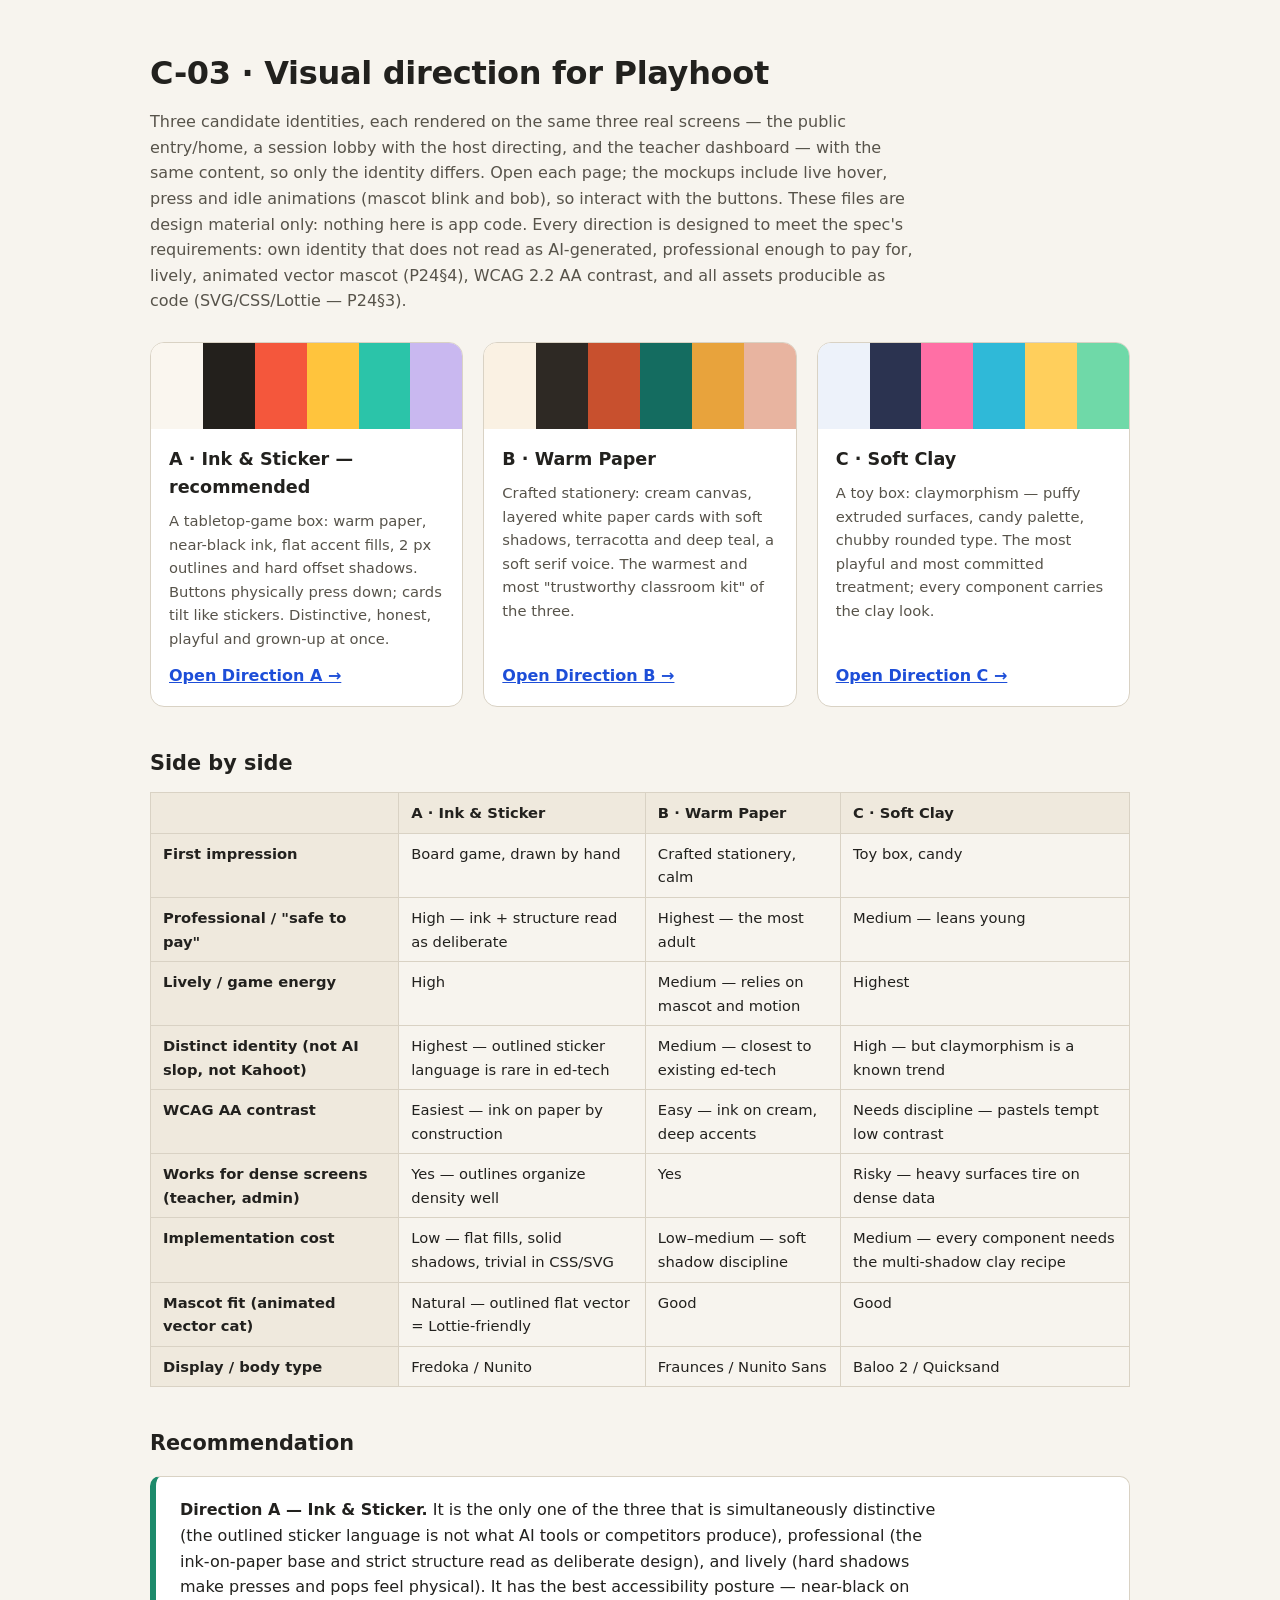
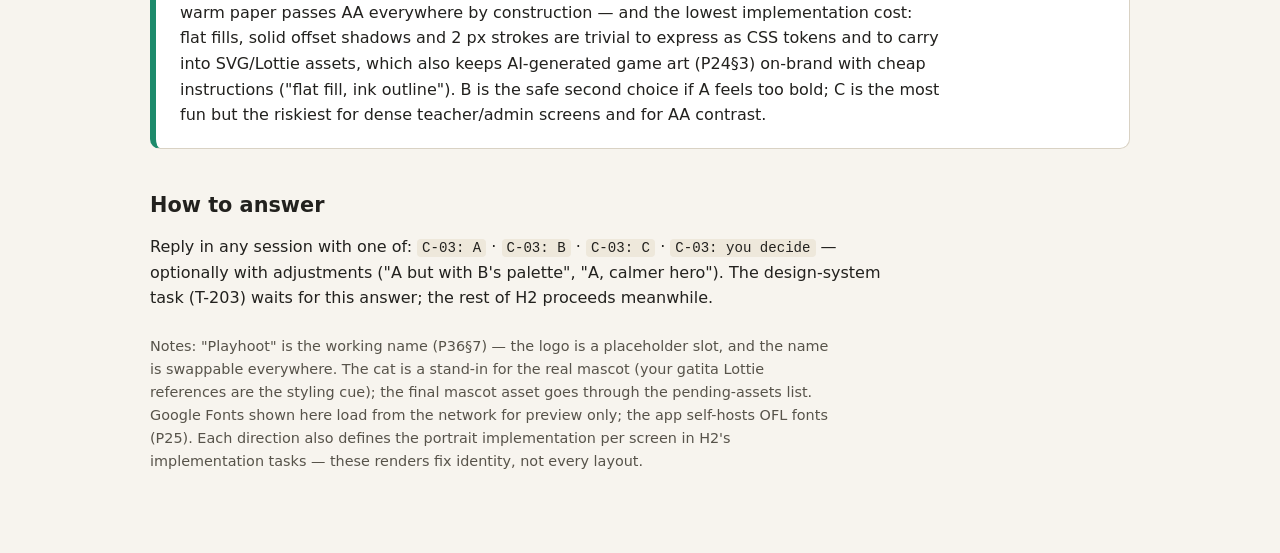
<file: docs/agent/designs/c03/index.html>
<!doctype html>
<html lang="en">
<head>
<meta charset="utf-8">
<meta name="viewport" content="width=device-width, initial-scale=1">
<title>C-03 — Visual direction for Playhoot</title>
<style>
  :root { --ink: #22211e; --soft: #57534a; --paper: #f7f4ee; --line: #d9d2c4; }
  * { box-sizing: border-box; margin: 0; }
  body { background: var(--paper); color: var(--ink); font: 16px/1.6 'Segoe UI', system-ui, sans-serif; padding: 48px 24px 80px; }
  main { max-width: 980px; margin: 0 auto; }
  h1 { font-size: 2rem; letter-spacing: -.01em; }
  h2 { font-size: 1.3rem; margin: 40px 0 12px; }
  p { max-width: 75ch; }
  .lead { color: var(--soft); margin-top: 10px; }
  .dirs { display: grid; grid-template-columns: repeat(3, 1fr); gap: 20px; margin-top: 28px; }
  @media (max-width: 860px) { .dirs { grid-template-columns: 1fr; } }
  .dir { background: #fff; border: 1px solid var(--line); border-radius: 14px; overflow: hidden; display: flex; flex-direction: column; }
  .dir .swatch { height: 86px; display: flex; }
  .dir .swatch i { flex: 1; }
  .dir .body { padding: 16px 18px 18px; display: flex; flex-direction: column; gap: 8px; flex: 1; }
  .dir h3 { font-size: 1.1rem; }
  .dir p { font-size: .92rem; color: var(--soft); flex: 1; }
  .dir a { display: inline-block; margin-top: 4px; font-weight: 700; color: #1d4ed8; }
  .rec { background: #fff; border: 1px solid var(--line); border-left: 6px solid #1d8a6b; border-radius: 10px; padding: 20px 24px; margin-top: 16px; }
  table { border-collapse: collapse; width: 100%; margin-top: 12px; font-size: .92rem; }
  th, td { text-align: left; padding: 8px 12px; border: 1px solid var(--line); vertical-align: top; }
  th { background: #efe9dd; }
  .note { font-size: .9rem; color: var(--soft); margin-top: 24px; }
  code { background: #eee8db; padding: 1px 5px; border-radius: 4px; font-size: .88em; }
</style>
</head>
<body>
<main>
  <h1>C-03 · Visual direction for Playhoot</h1>
  <p class="lead">Three candidate identities, each rendered on the same three real screens — the public
    entry/home, a session lobby with the host directing, and the teacher dashboard — with the same content, so
    only the identity differs. Open each page; the mockups include live hover, press and idle animations
    (mascot blink and bob), so interact with the buttons. These files are design material only: nothing here is
    app code. Every direction is designed to meet the spec's requirements: own identity that does not read as
    AI-generated, professional enough to pay for, lively, animated vector mascot (P24§4), WCAG 2.2 AA
    contrast, and all assets producible as code (SVG/CSS/Lottie — P24§3).</p>

  <div class="dirs">
    <div class="dir">
      <div class="swatch"><i style="background:#FAF6EF"></i><i style="background:#23201C"></i><i style="background:#F4573C"></i><i style="background:#FFC43D"></i><i style="background:#2BC4A9"></i><i style="background:#C9B8F0"></i></div>
      <div class="body">
        <h3>A · Ink &amp; Sticker — recommended</h3>
        <p>A tabletop-game box: warm paper, near-black ink, flat accent fills, 2&nbsp;px outlines and hard offset
          shadows. Buttons physically press down; cards tilt like stickers. Distinctive, honest, playful and
          grown-up at once.</p>
        <a href="direction-a.html">Open Direction A →</a>
      </div>
    </div>
    <div class="dir">
      <div class="swatch"><i style="background:#FAF1E3"></i><i style="background:#2E2924"></i><i style="background:#C8502E"></i><i style="background:#146C60"></i><i style="background:#E8A33C"></i><i style="background:#E8B4A0"></i></div>
      <div class="body">
        <h3>B · Warm Paper</h3>
        <p>Crafted stationery: cream canvas, layered white paper cards with soft shadows, terracotta and deep
          teal, a soft serif voice. The warmest and most "trustworthy classroom kit" of the three.</p>
        <a href="direction-b.html">Open Direction B →</a>
      </div>
    </div>
    <div class="dir">
      <div class="swatch"><i style="background:#EDF2FA"></i><i style="background:#2B3350"></i><i style="background:#FF6FA5"></i><i style="background:#2FB9D8"></i><i style="background:#FFCF5C"></i><i style="background:#6FD9A8"></i></div>
      <div class="body">
        <h3>C · Soft Clay</h3>
        <p>A toy box: claymorphism — puffy extruded surfaces, candy palette, chubby rounded type. The most
          playful and most committed treatment; every component carries the clay look.</p>
        <a href="direction-c.html">Open Direction C →</a>
      </div>
    </div>
  </div>

  <h2>Side by side</h2>
  <table>
    <tr><th></th><th>A · Ink &amp; Sticker</th><th>B · Warm Paper</th><th>C · Soft Clay</th></tr>
    <tr><th>First impression</th><td>Board game, drawn by hand</td><td>Crafted stationery, calm</td><td>Toy box, candy</td></tr>
    <tr><th>Professional / "safe to pay"</th><td>High — ink + structure read as deliberate</td><td>Highest — the most adult</td><td>Medium — leans young</td></tr>
    <tr><th>Lively / game energy</th><td>High</td><td>Medium — relies on mascot and motion</td><td>Highest</td></tr>
    <tr><th>Distinct identity (not AI slop, not Kahoot)</th><td>Highest — outlined sticker language is rare in ed-tech</td><td>Medium — closest to existing ed-tech</td><td>High — but claymorphism is a known trend</td></tr>
    <tr><th>WCAG AA contrast</th><td>Easiest — ink on paper by construction</td><td>Easy — ink on cream, deep accents</td><td>Needs discipline — pastels tempt low contrast</td></tr>
    <tr><th>Works for dense screens (teacher, admin)</th><td>Yes — outlines organize density well</td><td>Yes</td><td>Risky — heavy surfaces tire on dense data</td></tr>
    <tr><th>Implementation cost</th><td>Low — flat fills, solid shadows, trivial in CSS/SVG</td><td>Low–medium — soft shadow discipline</td><td>Medium — every component needs the multi-shadow clay recipe</td></tr>
    <tr><th>Mascot fit (animated vector cat)</th><td>Natural — outlined flat vector = Lottie-friendly</td><td>Good</td><td>Good</td></tr>
    <tr><th>Display / body type</th><td>Fredoka / Nunito</td><td>Fraunces / Nunito Sans</td><td>Baloo 2 / Quicksand</td></tr>
  </table>

  <h2>Recommendation</h2>
  <div class="rec">
    <p><strong>Direction A — Ink &amp; Sticker.</strong> It is the only one of the three that is simultaneously
      distinctive (the outlined sticker language is not what AI tools or competitors produce), professional (the
      ink-on-paper base and strict structure read as deliberate design), and lively (hard shadows make presses and
      pops feel physical). It has the best accessibility posture — near-black on warm paper passes AA everywhere by
      construction — and the lowest implementation cost: flat fills, solid offset shadows and 2&nbsp;px strokes are
      trivial to express as CSS tokens and to carry into SVG/Lottie assets, which also keeps AI-generated game art
      (P24§3) on-brand with cheap instructions ("flat fill, ink outline"). B is the safe second choice if A feels
      too bold; C is the most fun but the riskiest for dense teacher/admin screens and for AA contrast.</p>
  </div>

  <h2>How to answer</h2>
  <p>Reply in any session with one of: <code>C-03: A</code> · <code>C-03: B</code> · <code>C-03: C</code> ·
    <code>C-03: you decide</code> — optionally with adjustments ("A but with B's palette", "A, calmer hero").
    The design-system task (T-203) waits for this answer; the rest of H2 proceeds meanwhile.</p>

  <p class="note">Notes: "Playhoot" is the working name (P36§7) — the logo is a placeholder slot, and the name is
    swappable everywhere. The cat is a stand-in for the real mascot (your gatita Lottie references are the styling
    cue); the final mascot asset goes through the pending-assets list. Google Fonts shown here load from the
    network for preview only; the app self-hosts OFL fonts (P25). Each direction also defines the portrait
    implementation per screen in H2's implementation tasks — these renders fix identity, not every layout.</p>
</main>
</body>
</html>
</file>
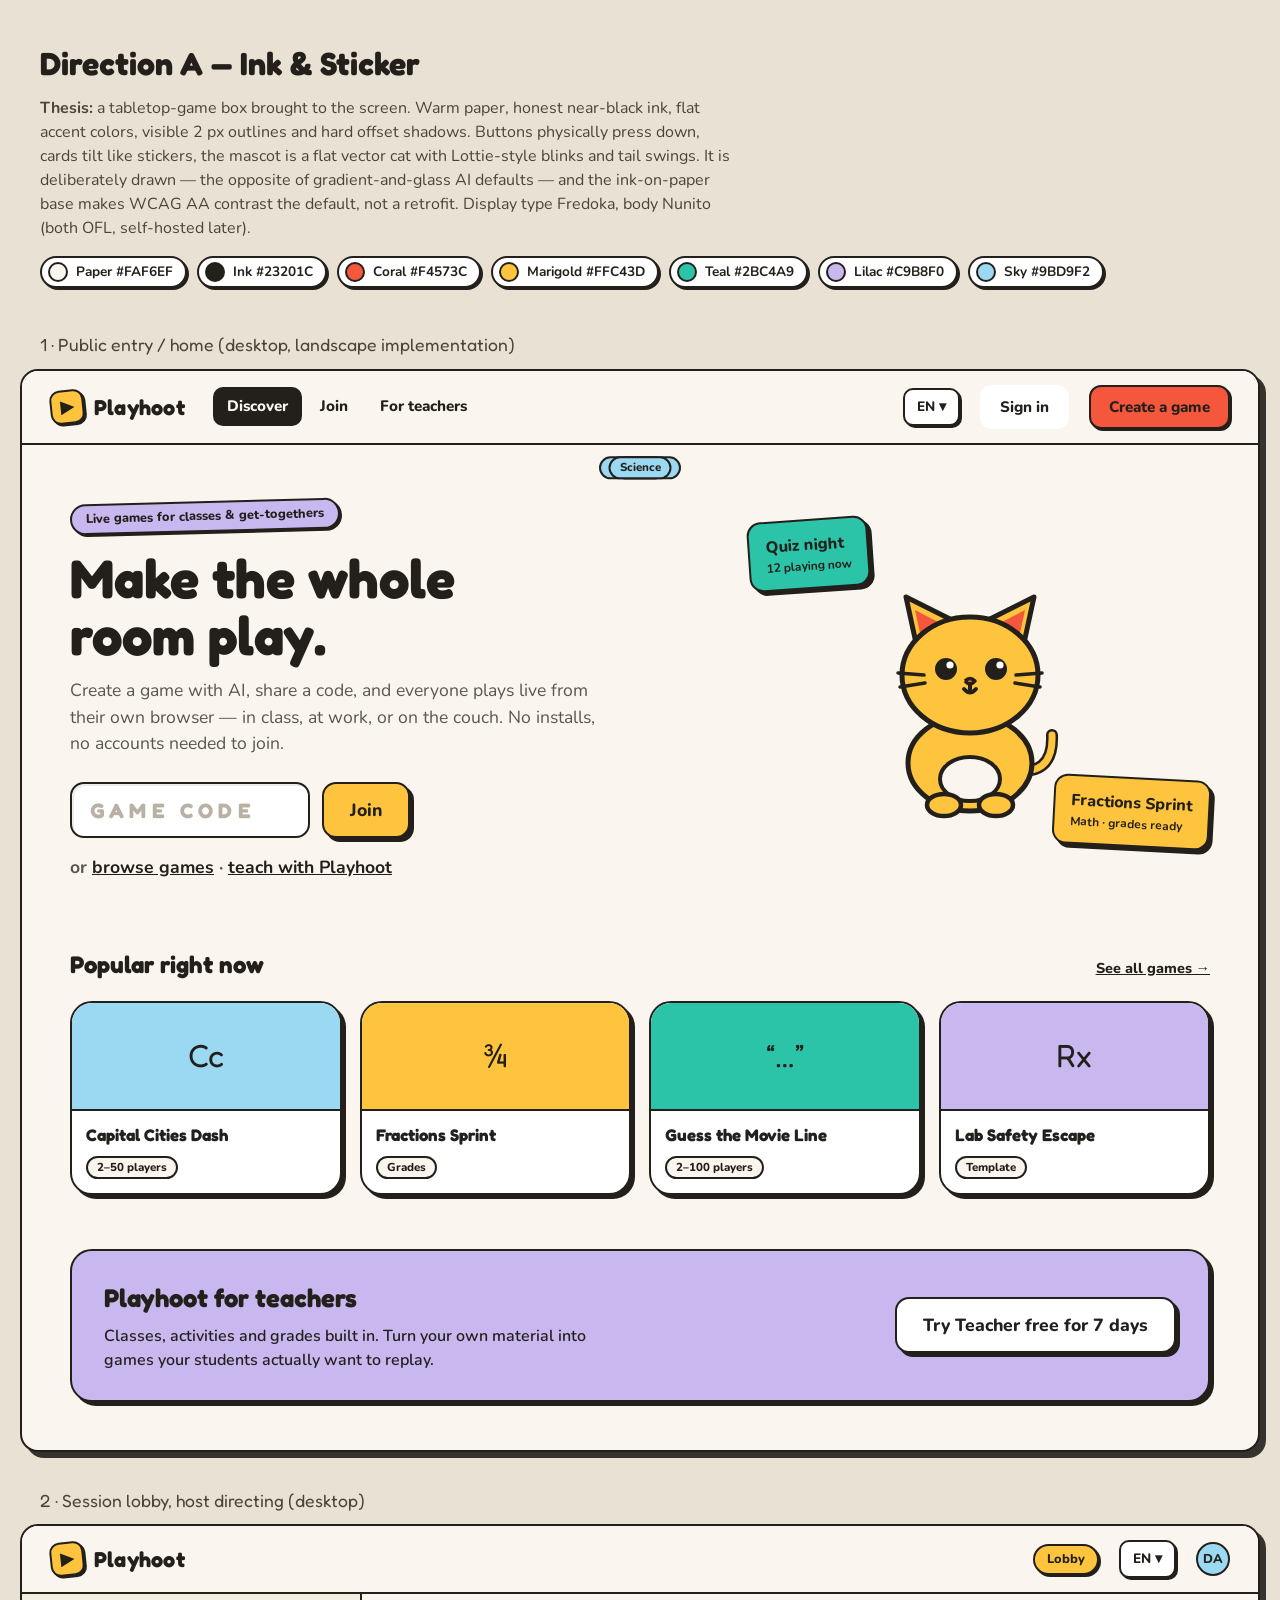
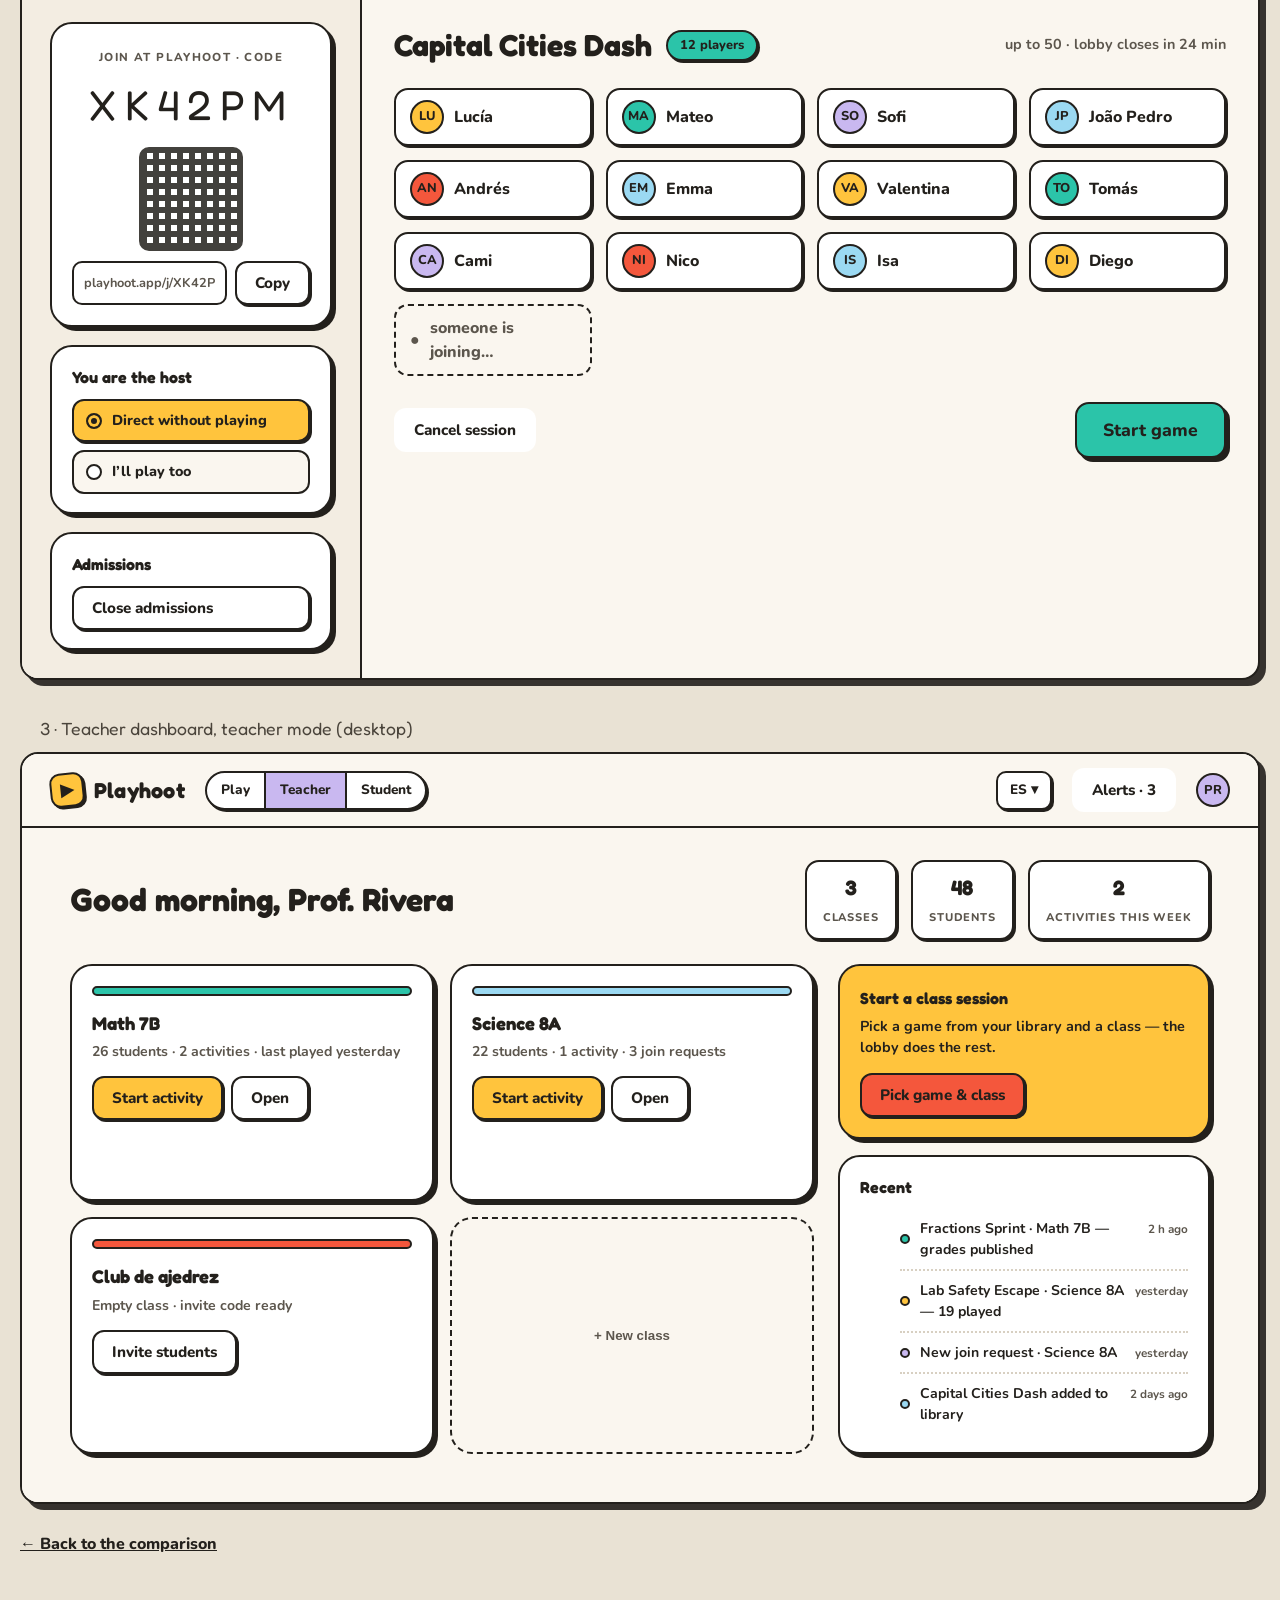
<file: docs/agent/designs/c03/direction-a.html>
<!doctype html>
<html lang="en">
<head>
<meta charset="utf-8">
<meta name="viewport" content="width=device-width, initial-scale=1">
<title>Direction A — Ink &amp; Sticker</title>
<link rel="preconnect" href="https://fonts.googleapis.com">
<link href="https://fonts.googleapis.com/css2?family=Fredoka:wght@500;600;700&family=Nunito:ital,wght@0,400;0,600;0,700;0,800;1,400&display=swap" rel="stylesheet">
<style>
  /* ============ Direction A: Ink & Sticker ============
     Warm paper canvas, near-black ink, flat accent fills,
     2px ink outlines and hard offset shadows (no blur).
     Everything reads like stickers on a game board. */
  :root {
    --paper: #FAF6EF;
    --paper-2: #F3EDE2;
    --ink: #23201C;
    --ink-soft: #5C564D;
    --coral: #F4573C;
    --marigold: #FFC43D;
    --teal: #2BC4A9;
    --lilac: #C9B8F0;
    --sky: #9BD9F2;
    --card: #FFFFFF;
    --shadow: 4px 4px 0 var(--ink);
    --shadow-sm: 2px 2px 0 var(--ink);
    --radius: 14px;
    --radius-lg: 22px;
    font-size: 16px;
  }
  * { box-sizing: border-box; margin: 0; }
  body {
    background: #E9E2D4;
    color: var(--ink);
    font-family: 'Nunito', 'Segoe UI', sans-serif;
    line-height: 1.5;
  }
  h1, h2, h3, .display { font-family: 'Fredoka', 'Nunito', sans-serif; }

  /* ---- review chrome (not part of the design) ---- */
  .meta { max-width: 1240px; margin: 0 auto; padding: 40px 20px 8px; }
  .meta h1 { font-size: 2rem; }
  .meta p { max-width: 70ch; color: #4a443b; margin-top: 8px; }
  .meta .chips { display: flex; gap: 10px; margin-top: 16px; flex-wrap: wrap; }
  .meta .chip { display: inline-flex; align-items: center; gap: 8px; background: #fff; border: 2px solid var(--ink); border-radius: 999px; padding: 4px 12px 4px 6px; font-weight: 700; font-size: .85rem; box-shadow: var(--shadow-sm); }
  .meta .chip i { width: 20px; height: 20px; border-radius: 50%; border: 2px solid var(--ink); display: inline-block; }
  .frame-label { max-width: 1240px; margin: 36px auto 10px; padding: 0 20px; font-family: 'Fredoka'; font-size: 1.1rem; color: #4a443b; }
  .frame { max-width: 1240px; margin: 0 auto; border: 2px solid var(--ink); border-radius: 18px; overflow: hidden; box-shadow: 6px 6px 0 rgba(35,32,28,.9); background: var(--paper); }
  .back { display: inline-block; margin: 28px 20px 60px; font-weight: 800; color: var(--ink); }

  /* ================= shared app pieces ================= */
  .topbar {
    display: flex; align-items: center; gap: 20px;
    padding: 14px 28px; background: var(--paper);
    border-bottom: 2px solid var(--ink);
  }
  .logo { display: flex; align-items: center; gap: 10px; font-family: 'Fredoka'; font-weight: 700; font-size: 1.35rem; letter-spacing: .01em; }
  .logo .mark { width: 34px; height: 34px; background: var(--marigold); border: 2px solid var(--ink); border-radius: 10px; box-shadow: var(--shadow-sm); display: grid; place-items: center; font-size: 1.05rem; transform: rotate(-6deg); }
  .nav { display: flex; gap: 4px; margin-left: 8px; }
  .nav a { padding: 8px 14px; border-radius: 10px; color: var(--ink); text-decoration: none; font-weight: 800; font-size: .95rem; }
  .nav a:hover { background: var(--paper-2); }
  .nav a.active { background: var(--ink); color: var(--paper); }
  .spacer { flex: 1; }
  .lang { border: 2px solid var(--ink); background: #fff; border-radius: 10px; padding: 7px 12px; font-weight: 800; font-size: .85rem; box-shadow: var(--shadow-sm); }
  .btn {
    display: inline-flex; align-items: center; gap: 8px; cursor: pointer;
    border: 2px solid var(--ink); border-radius: 12px; padding: 10px 18px;
    font-family: 'Nunito'; font-weight: 800; font-size: .95rem; color: var(--ink);
    background: #fff; box-shadow: var(--shadow-sm);
    transition: transform .08s ease, box-shadow .08s ease;
  }
  .btn:hover { transform: translate(-1px,-1px); box-shadow: 3px 3px 0 var(--ink); }
  .btn:active { transform: translate(2px,2px); box-shadow: 0 0 0 var(--ink); }
  .btn.primary { background: var(--coral); }
  .btn.sun { background: var(--marigold); }
  .btn.teal { background: var(--teal); }
  .btn.ghost { box-shadow: none; border-color: transparent; }
  .btn.ghost:hover { border-color: var(--ink); }
  .btn.big { font-size: 1.1rem; padding: 14px 26px; border-radius: 14px; box-shadow: var(--shadow); }
  .btn.big:active { box-shadow: 0 0 0 var(--ink); }

  .modeswitch { display: flex; border: 2px solid var(--ink); border-radius: 999px; overflow: hidden; background: #fff; box-shadow: var(--shadow-sm); }
  .modeswitch span { padding: 7px 14px; font-weight: 800; font-size: .85rem; }
  .modeswitch .on { background: var(--lilac); border-right: 2px solid var(--ink); }
  .modeswitch span:first-child { border-right: 2px solid var(--ink); }

  .avatar { width: 34px; height: 34px; border-radius: 50%; border: 2px solid var(--ink); background: var(--sky); display: grid; place-items: center; font-weight: 800; font-size: .8rem; }

  /* ================= home ================= */
  .hero { display: grid; grid-template-columns: 1.15fr .85fr; gap: 24px; padding: 56px 48px 40px; align-items: center; }
  .kicker { display: inline-block; background: var(--lilac); border: 2px solid var(--ink); border-radius: 999px; padding: 4px 14px; font-weight: 800; font-size: .8rem; box-shadow: var(--shadow-sm); transform: rotate(-1.5deg); }
  .hero h2 { font-size: 3.4rem; line-height: 1.04; margin: 18px 0 14px; font-weight: 700; }
  .hero h2 .u { position: relative; white-space: nowrap; }
  .hero h2 .u::after { content: ""; position: absolute; left: 0; right: 0; bottom: 6px; height: 14px; background: var(--marigold); z-index: -1; transform: rotate(-1deg); }
  .hero p { font-size: 1.1rem; color: var(--ink-soft); max-width: 48ch; }
  .joinrow { display: flex; gap: 12px; margin-top: 26px; }
  .joinrow input {
    font: 800 1.3rem 'Fredoka'; letter-spacing: .35em; text-transform: uppercase;
    width: 240px; padding: 12px 18px; border: 2px solid var(--ink); border-radius: 14px;
    background: #fff; box-shadow: inset 2px 2px 0 rgba(35,32,28,.08);
  }
  .joinrow input::placeholder { color: #B9B1A4; letter-spacing: .25em; }
  .herolinks { margin-top: 16px; font-weight: 700; color: var(--ink-soft); font-size: .95rem; }
  .herolinks a { color: var(--ink); }

  .stage { position: relative; height: 360px; }
  .sticker-card { position: absolute; border: 2px solid var(--ink); border-radius: var(--radius); background: #fff; box-shadow: var(--shadow); padding: 12px 16px; font-weight: 800; }
  .sc1 { top: 8px; left: 12px; background: var(--teal); transform: rotate(-4deg); }
  .sc2 { bottom: 24px; right: 0; background: var(--marigold); transform: rotate(3deg); }
  .sc2 small, .sc1 small { display: block; font-weight: 700; font-size: .75rem; }

  /* the mascot (stand-in for the animated vector cat) */
  .cat { position: absolute; left: 50%; top: 52%; transform: translate(-50%,-50%); }
  .cat svg { display: block; animation: bob 3.2s ease-in-out infinite; }
  .cat .eye { animation: blink 4.5s infinite; transform-origin: center; }
  .cat .tail { transform-origin: 150px 196px; animation: tail 3.2s ease-in-out infinite; }
  @keyframes bob { 0%,100% { transform: translateY(0); } 50% { transform: translateY(-8px); } }
  @keyframes blink { 0%, 93%, 100% { transform: scaleY(1); } 95%, 97% { transform: scaleY(.08); } }
  @keyframes tail { 0%,100% { transform: rotate(0deg); } 50% { transform: rotate(14deg); } }
  @media (prefers-reduced-motion: reduce) { .cat svg, .cat .eye, .cat .tail, .joining i { animation: none !important; } }

  .section { padding: 26px 48px 44px; }
  .section > header { display: flex; align-items: baseline; gap: 16px; margin-bottom: 18px; }
  .section h3 { font-size: 1.5rem; }
  .section header a { margin-left: auto; font-weight: 800; color: var(--ink); font-size: .9rem; }
  .cards { display: grid; grid-template-columns: repeat(4, 1fr); gap: 18px; }
  .game { background: #fff; border: 2px solid var(--ink); border-radius: var(--radius-lg); overflow: hidden; box-shadow: var(--shadow); transition: transform .1s ease; }
  .game:hover { transform: translate(-2px,-2px) rotate(-.4deg); }
  .cover { height: 108px; border-bottom: 2px solid var(--ink); display: grid; place-items: center; font-family: 'Fredoka'; font-size: 2rem; }
  .game .body { padding: 12px 14px 14px; }
  .game h4 { font-family: 'Fredoka'; font-size: 1.05rem; }
  .game .tags { display: flex; gap: 6px; margin-top: 8px; flex-wrap: wrap; }
  .tag { font-size: .72rem; font-weight: 800; border: 2px solid var(--ink); border-radius: 999px; padding: 1px 9px; background: var(--paper); }
  .tag.cat { background: var(--sky); }

  .teachband { margin: 10px 48px 48px; border: 2px solid var(--ink); border-radius: var(--radius-lg); background: var(--lilac); box-shadow: var(--shadow); padding: 28px 32px; display: flex; align-items: center; gap: 28px; }
  .teachband h3 { font-size: 1.6rem; margin-bottom: 6px; }
  .teachband p { max-width: 52ch; font-weight: 600; }
  .teachband .btn { background: #fff; margin-left: auto; flex-shrink: 0; }

  /* ================= lobby ================= */
  .lobby { display: grid; grid-template-columns: 340px 1fr; gap: 0; min-height: 560px; }
  .lobby-side { border-right: 2px solid var(--ink); background: var(--paper-2); padding: 28px; display: flex; flex-direction: column; gap: 18px; }
  .codecard { background: #fff; border: 2px solid var(--ink); border-radius: var(--radius-lg); box-shadow: var(--shadow); padding: 20px; text-align: center; }
  .codecard small { font-weight: 800; letter-spacing: .12em; color: var(--ink-soft); font-size: .72rem; }
  .codecard .code { font-family: 'Fredoka'; font-size: 2.6rem; letter-spacing: .18em; margin: 6px 0 10px; }
  .qr { width: 104px; height: 104px; margin: 4px auto 10px; border: 2px solid var(--ink); border-radius: 10px; background:
    repeating-linear-gradient(0deg, var(--ink) 0 6px, transparent 6px 12px),
    repeating-linear-gradient(90deg, var(--ink) 0 6px, #fff 6px 12px); opacity: .85; }
  .linkrow { display: flex; gap: 8px; }
  .linkrow input { flex: 1; min-width: 0; border: 2px solid var(--ink); border-radius: 10px; padding: 8px 10px; font: 700 .8rem 'Nunito'; background: #fff; color: var(--ink-soft); }
  .hostbox { background: #fff; border: 2px solid var(--ink); border-radius: var(--radius-lg); box-shadow: var(--shadow); padding: 18px 20px; }
  .hostbox h4 { font-family: 'Fredoka'; margin-bottom: 10px; }
  .choice { display: flex; flex-direction: column; gap: 8px; }
  .choice label { display: flex; gap: 10px; align-items: center; border: 2px solid var(--ink); border-radius: 12px; padding: 9px 12px; font-weight: 800; font-size: .9rem; background: var(--paper); }
  .choice label.on { background: var(--marigold); box-shadow: var(--shadow-sm); }
  .dot { width: 16px; height: 16px; border-radius: 50%; border: 2px solid var(--ink); background: #fff; }
  .choice .on .dot { background: var(--ink); box-shadow: inset 0 0 0 3px var(--marigold); }
  .lobby-main { padding: 28px 32px; }
  .lobby-main header { display: flex; align-items: center; gap: 14px; margin-bottom: 20px; }
  .lobby-main h2 { font-size: 1.9rem; }
  .pill { border: 2px solid var(--ink); background: var(--teal); border-radius: 999px; padding: 4px 12px; font-weight: 800; font-size: .8rem; box-shadow: var(--shadow-sm); }
  .meta-line { color: var(--ink-soft); font-weight: 700; font-size: .9rem; margin-left: auto; }
  .players { display: grid; grid-template-columns: repeat(4, 1fr); gap: 14px; }
  .player { display: flex; align-items: center; gap: 10px; border: 2px solid var(--ink); border-radius: 14px; background: #fff; box-shadow: var(--shadow-sm); padding: 10px 14px; font-weight: 800; animation: pop .25s ease backwards; }
  .player:nth-child(2) { animation-delay: .04s; } .player:nth-child(3) { animation-delay: .08s; }
  .player:nth-child(4) { animation-delay: .12s; } .player:nth-child(5) { animation-delay: .16s; }
  @keyframes pop { from { transform: scale(.85); opacity: 0; } }
  .player .avatar { flex-shrink: 0; }
  .joining { border-style: dashed; color: var(--ink-soft); background: var(--paper); box-shadow: none; }
  .joining i { font-style: normal; animation: pulse 1.2s infinite; }
  @keyframes pulse { 50% { opacity: .35; } }
  .lobby-actions { display: flex; gap: 14px; margin-top: 26px; align-items: center; }
  .lobby-actions .right { margin-left: auto; display: flex; gap: 10px; }

  /* ================= teacher dashboard ================= */
  .tdash { padding: 32px 48px 48px; background: var(--paper); }
  .tdash .headline { display: flex; align-items: center; gap: 18px; margin-bottom: 24px; }
  .tdash h2 { font-size: 2rem; }
  .stats { display: flex; gap: 14px; margin-left: auto; }
  .stat { border: 2px solid var(--ink); background: #fff; border-radius: 14px; box-shadow: var(--shadow-sm); padding: 10px 16px; text-align: center; }
  .stat b { font-family: 'Fredoka'; font-size: 1.3rem; display: block; }
  .stat small { font-weight: 800; font-size: .7rem; letter-spacing: .08em; color: var(--ink-soft); }
  .tgrid { display: grid; grid-template-columns: 2fr 1fr; gap: 24px; }
  .classes { display: grid; grid-template-columns: 1fr 1fr; gap: 16px; }
  .classcard { border: 2px solid var(--ink); border-radius: var(--radius-lg); background: #fff; box-shadow: var(--shadow); padding: 20px; }
  .classcard .band { height: 10px; border: 2px solid var(--ink); border-radius: 999px; margin-bottom: 14px; }
  .classcard h4 { font-family: 'Fredoka'; font-size: 1.15rem; }
  .classcard p { color: var(--ink-soft); font-weight: 700; font-size: .88rem; margin: 4px 0 14px; }
  .classcard .row { display: flex; gap: 8px; }
  .newclass { border: 2px dashed var(--ink); border-radius: var(--radius-lg); display: grid; place-items: center; font-weight: 800; color: var(--ink-soft); background: transparent; min-height: 150px; }
  .sidepanel { display: flex; flex-direction: column; gap: 16px; }
  .quick { border: 2px solid var(--ink); border-radius: var(--radius-lg); background: var(--marigold); box-shadow: var(--shadow); padding: 20px; }
  .quick h4 { font-family: 'Fredoka'; margin-bottom: 6px; }
  .quick p { font-weight: 700; font-size: .9rem; margin-bottom: 14px; }
  .activity { border: 2px solid var(--ink); border-radius: var(--radius-lg); background: #fff; box-shadow: var(--shadow); padding: 18px 20px; }
  .activity h4 { font-family: 'Fredoka'; margin-bottom: 10px; }
  .activity ul { list-style: none; display: flex; flex-direction: column; }
  .activity li { display: flex; gap: 10px; padding: 9px 0; border-top: 2px dotted #D8D0C2; font-weight: 700; font-size: .88rem; align-items: baseline; }
  .activity li:first-of-type { border-top: 0; }
  .activity li small { margin-left: auto; color: var(--ink-soft); white-space: nowrap; }
  .activity .k { width: 10px; height: 10px; border-radius: 50%; border: 2px solid var(--ink); flex-shrink: 0; align-self: center; }
</style>
</head>
<body>

<div class="meta">
  <h1>Direction A — Ink &amp; Sticker</h1>
  <p><strong>Thesis:</strong> a tabletop-game box brought to the screen. Warm paper, honest near-black ink, flat
    accent colors, visible 2&nbsp;px outlines and hard offset shadows. Buttons physically press down, cards tilt like
    stickers, the mascot is a flat vector cat with Lottie-style blinks and tail swings. It is deliberately drawn —
    the opposite of gradient-and-glass AI defaults — and the ink-on-paper base makes WCAG AA contrast the default,
    not a retrofit. Display type Fredoka, body Nunito (both OFL, self-hosted later).</p>
  <div class="chips">
    <span class="chip"><i style="background:#FAF6EF"></i>Paper #FAF6EF</span>
    <span class="chip"><i style="background:#23201C"></i>Ink #23201C</span>
    <span class="chip"><i style="background:#F4573C"></i>Coral #F4573C</span>
    <span class="chip"><i style="background:#FFC43D"></i>Marigold #FFC43D</span>
    <span class="chip"><i style="background:#2BC4A9"></i>Teal #2BC4A9</span>
    <span class="chip"><i style="background:#C9B8F0"></i>Lilac #C9B8F0</span>
    <span class="chip"><i style="background:#9BD9F2"></i>Sky #9BD9F2</span>
  </div>
</div>

<div class="frame-label">1 · Public entry / home (desktop, landscape implementation)</div>
<div class="frame">
  <div class="topbar">
    <div class="logo"><span class="mark">▶</span> Playhoot</div>
    <nav class="nav">
      <a class="active" href="#">Discover</a><a href="#">Join</a><a href="#">For teachers</a>
    </nav>
    <div class="spacer"></div>
    <span class="lang">EN ▾</span>
    <button class="btn ghost">Sign in</button>
    <button class="btn primary">Create a game</button>
  </div>

  <div class="hero">
    <div>
      <span class="kicker">Live games for classes &amp; get-togethers</span>
      <h2>Make the whole<br>room <span class="u">play</span>.</h2>
      <p>Create a game with AI, share a code, and everyone plays live from their own
         browser — in class, at work, or on the couch. No installs, no accounts needed to join.</p>
      <div class="joinrow">
        <input placeholder="GAME CODE" aria-label="Game code">
        <button class="btn sun big">Join</button>
      </div>
      <p class="herolinks">or <a href="#">browse games</a> · <a href="#">teach with Playhoot</a></p>
    </div>
    <div class="stage" aria-hidden="true">
      <div class="sticker-card sc1">Quiz night<br><small>12 playing now</small></div>
      <div class="cat">
        <svg width="230" height="250" viewBox="0 0 230 250">
          <!-- tail -->
          <path class="tail" d="M150 196 q46 10 44 -34" fill="none" stroke="#23201C" stroke-width="12" stroke-linecap="round"/>
          <path class="tail" d="M150 196 q46 10 44 -34" fill="none" stroke="#FFC43D" stroke-width="7" stroke-linecap="round"/>
          <!-- body -->
          <ellipse cx="112" cy="190" rx="62" ry="48" fill="#FFC43D" stroke="#23201C" stroke-width="5"/>
          <ellipse cx="112" cy="206" rx="30" ry="22" fill="#FAF6EF" stroke="#23201C" stroke-width="4"/>
          <!-- ears -->
          <path d="M58 70 L48 24 L92 46 Z" fill="#FFC43D" stroke="#23201C" stroke-width="5" stroke-linejoin="round"/>
          <path d="M166 70 L176 24 L132 46 Z" fill="#FFC43D" stroke="#23201C" stroke-width="5" stroke-linejoin="round"/>
          <path d="M62 60 L57 37 L80 49 Z" fill="#F4573C"/>
          <path d="M162 60 L167 37 L144 49 Z" fill="#F4573C"/>
          <!-- head -->
          <ellipse cx="112" cy="102" rx="68" ry="58" fill="#FFC43D" stroke="#23201C" stroke-width="5"/>
          <!-- eyes -->
          <g class="eye"><circle cx="88" cy="96" r="11" fill="#23201C"/><circle cx="92" cy="92" r="3.6" fill="#fff"/></g>
          <g class="eye"><circle cx="138" cy="96" r="11" fill="#23201C"/><circle cx="142" cy="92" r="3.6" fill="#fff"/></g>
          <!-- muzzle -->
          <path d="M106 116 q6 7 12 0" fill="none" stroke="#23201C" stroke-width="4" stroke-linecap="round"/>
          <path d="M112 112 l0 5" stroke="#23201C" stroke-width="4" stroke-linecap="round"/>
          <path d="M107 108 q5 -5 10 0 q-5 6 -10 0" fill="#F4573C" stroke="#23201C" stroke-width="3.5" stroke-linejoin="round"/>
          <!-- whiskers -->
          <path d="M40 100 l26 2 M42 114 l25 -4" stroke="#23201C" stroke-width="3.5" stroke-linecap="round"/>
          <path d="M184 100 l-26 2 M182 114 l-25 -4" stroke="#23201C" stroke-width="3.5" stroke-linecap="round"/>
          <!-- paws -->
          <ellipse cx="86" cy="232" rx="17" ry="11" fill="#FFC43D" stroke="#23201C" stroke-width="4.5"/>
          <ellipse cx="138" cy="232" rx="17" ry="11" fill="#FFC43D" stroke="#23201C" stroke-width="4.5"/>
        </svg>
      </div>
      <div class="sticker-card sc2">Fractions Sprint<br><small>Math · grades ready</small></div>
    </div>
  </div>

  <div class="section">
    <header><h3>Popular right now</h3><a href="#">See all games →</a></header>
    <div class="cards">
      <article class="game"><div class="cover" style="background:var(--sky)">Cc</div><div class="body"><h4>Capital Cities Dash</h4><div class="tags"><span class="tag cat">Geography</span><span class="tag">2–50 players</span></div></div></article>
      <article class="game"><div class="cover" style="background:var(--marigold)">¾</div><div class="body"><h4>Fractions Sprint</h4><div class="tags"><span class="tag cat">Math</span><span class="tag">Grades</span></div></div></article>
      <article class="game"><div class="cover" style="background:var(--teal)">“…”</div><div class="body"><h4>Guess the Movie Line</h4><div class="tags"><span class="tag cat">Party</span><span class="tag">2–100 players</span></div></div></article>
      <article class="game"><div class="cover" style="background:var(--lilac)">Rx</div><div class="body"><h4>Lab Safety Escape</h4><div class="tags"><span class="tag cat">Science</span><span class="tag">Template</span></div></div></article>
    </div>
  </div>

  <div class="teachband">
    <div>
      <h3>Playhoot for teachers</h3>
      <p>Classes, activities and grades built in. Turn your own material into games
         your students actually want to replay.</p>
    </div>
    <button class="btn big">Try Teacher free for 7 days</button>
  </div>
</div>

<div class="frame-label">2 · Session lobby, host directing (desktop)</div>
<div class="frame">
  <div class="topbar">
    <div class="logo"><span class="mark">▶</span> Playhoot</div>
    <div class="spacer"></div>
    <span class="pill" style="background:var(--marigold)">Lobby</span>
    <span class="lang">EN ▾</span>
    <div class="avatar" title="Dana">DA</div>
  </div>
  <div class="lobby">
    <aside class="lobby-side">
      <div class="codecard">
        <small>JOIN AT PLAYHOOT · CODE</small>
        <div class="code">XK42PM</div>
        <div class="qr" role="img" aria-label="QR code to join"></div>
        <div class="linkrow"><input value="playhoot.app/j/XK42PM" readonly><button class="btn">Copy</button></div>
      </div>
      <div class="hostbox">
        <h4>You are the host</h4>
        <div class="choice">
          <label class="on"><span class="dot"></span> Direct without playing</label>
          <label><span class="dot"></span> I’ll play too</label>
        </div>
      </div>
      <div class="hostbox">
        <h4>Admissions</h4>
        <button class="btn" style="width:100%">Close admissions</button>
      </div>
    </aside>
    <main class="lobby-main">
      <header>
        <h2>Capital Cities Dash</h2>
        <span class="pill">12 players</span>
        <span class="meta-line">up to 50 · lobby closes in 24 min</span>
      </header>
      <div class="players">
        <div class="player"><span class="avatar" style="background:var(--marigold)">LU</span> Lucía</div>
        <div class="player"><span class="avatar" style="background:var(--teal)">MA</span> Mateo</div>
        <div class="player"><span class="avatar" style="background:var(--lilac)">SO</span> Sofi</div>
        <div class="player"><span class="avatar" style="background:var(--sky)">JP</span> João Pedro</div>
        <div class="player"><span class="avatar" style="background:var(--coral)">AN</span> Andrés</div>
        <div class="player"><span class="avatar" style="background:var(--sky)">EM</span> Emma</div>
        <div class="player"><span class="avatar" style="background:var(--marigold)">VA</span> Valentina</div>
        <div class="player"><span class="avatar" style="background:var(--teal)">TO</span> Tomás</div>
        <div class="player"><span class="avatar" style="background:var(--lilac)">CA</span> Cami</div>
        <div class="player"><span class="avatar" style="background:var(--coral)">NI</span> Nico</div>
        <div class="player"><span class="avatar" style="background:var(--sky)">IS</span> Isa</div>
        <div class="player"><span class="avatar" style="background:var(--marigold)">DI</span> Diego</div>
        <div class="player joining"><i>●</i> someone is joining…</div>
      </div>
      <div class="lobby-actions">
        <button class="btn ghost">Cancel session</button>
        <div class="right">
          <button class="btn teal big">Start game</button>
        </div>
      </div>
    </main>
  </div>
</div>

<div class="frame-label">3 · Teacher dashboard, teacher mode (desktop)</div>
<div class="frame">
  <div class="topbar">
    <div class="logo"><span class="mark">▶</span> Playhoot</div>
    <div class="modeswitch" role="group" aria-label="Mode"><span>Play</span><span class="on">Teacher</span><span>Student</span></div>
    <div class="spacer"></div>
    <span class="lang">ES ▾</span>
    <button class="btn ghost">Alerts · 3</button>
    <div class="avatar" title="Prof. Rivera" style="background:var(--lilac)">PR</div>
  </div>
  <div class="tdash">
    <div class="headline">
      <h2>Good morning, Prof. Rivera</h2>
      <div class="stats">
        <div class="stat"><b>3</b><small>CLASSES</small></div>
        <div class="stat"><b>48</b><small>STUDENTS</small></div>
        <div class="stat"><b>2</b><small>ACTIVITIES THIS WEEK</small></div>
      </div>
    </div>
    <div class="tgrid">
      <div class="classes">
        <article class="classcard">
          <div class="band" style="background:var(--teal)"></div>
          <h4>Math 7B</h4>
          <p>26 students · 2 activities · last played yesterday</p>
          <div class="row"><button class="btn sun">Start activity</button><button class="btn">Open</button></div>
        </article>
        <article class="classcard">
          <div class="band" style="background:var(--sky)"></div>
          <h4>Science 8A</h4>
          <p>22 students · 1 activity · 3 join requests</p>
          <div class="row"><button class="btn sun">Start activity</button><button class="btn">Open</button></div>
        </article>
        <article class="classcard">
          <div class="band" style="background:var(--coral)"></div>
          <h4>Club de ajedrez</h4>
          <p>Empty class · invite code ready</p>
          <div class="row"><button class="btn">Invite students</button></div>
        </article>
        <button class="newclass">+ New class</button>
      </div>
      <aside class="sidepanel">
        <div class="quick">
          <h4>Start a class session</h4>
          <p>Pick a game from your library and a class — the lobby does the rest.</p>
          <button class="btn primary">Pick game &amp; class</button>
        </div>
        <div class="activity">
          <h4>Recent</h4>
          <ul>
            <li><span class="k" style="background:var(--teal)"></span> Fractions Sprint · Math 7B — grades published <small>2 h ago</small></li>
            <li><span class="k" style="background:var(--marigold)"></span> Lab Safety Escape · Science 8A — 19 played <small>yesterday</small></li>
            <li><span class="k" style="background:var(--lilac)"></span> New join request · Science 8A <small>yesterday</small></li>
            <li><span class="k" style="background:var(--sky)"></span> Capital Cities Dash added to library <small>2 days ago</small></li>
          </ul>
        </div>
      </aside>
    </div>
  </div>
</div>

<a class="back" href="index.html">← Back to the comparison</a>
</body>
</html>
</file>
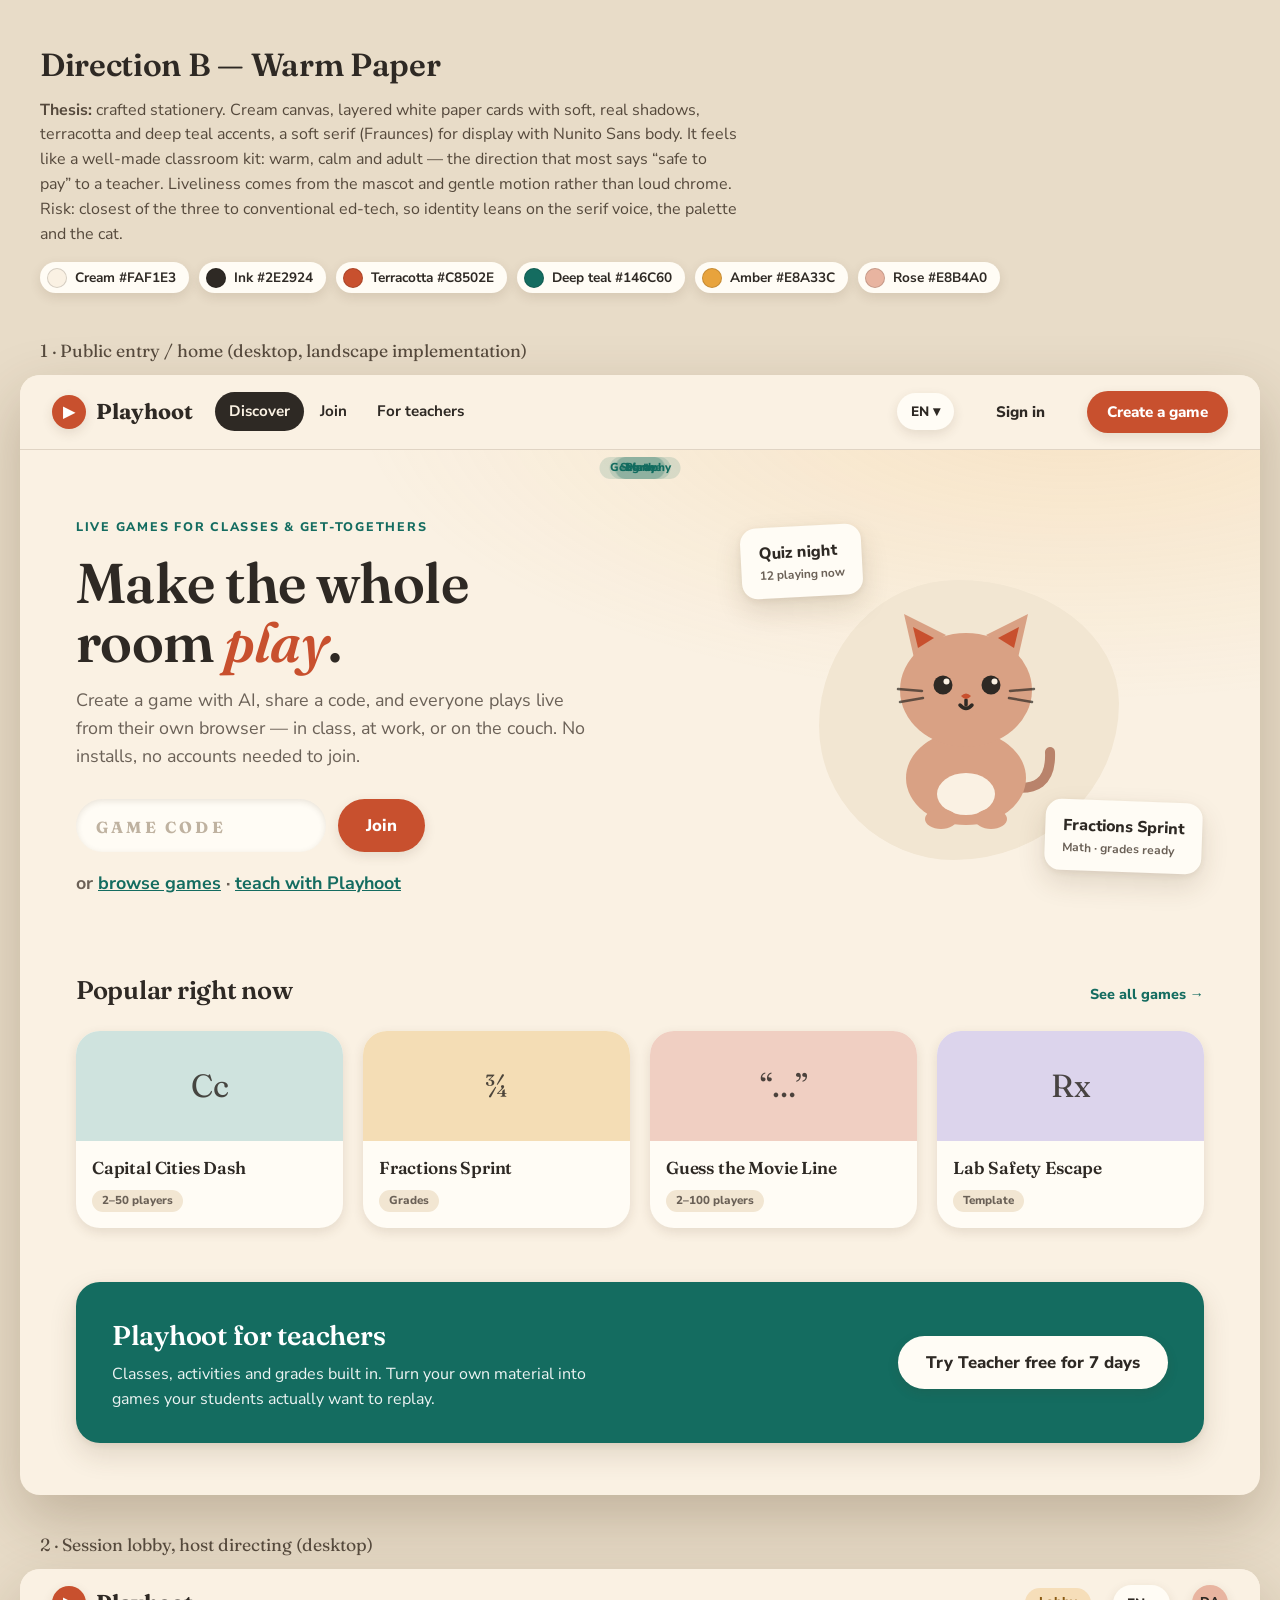
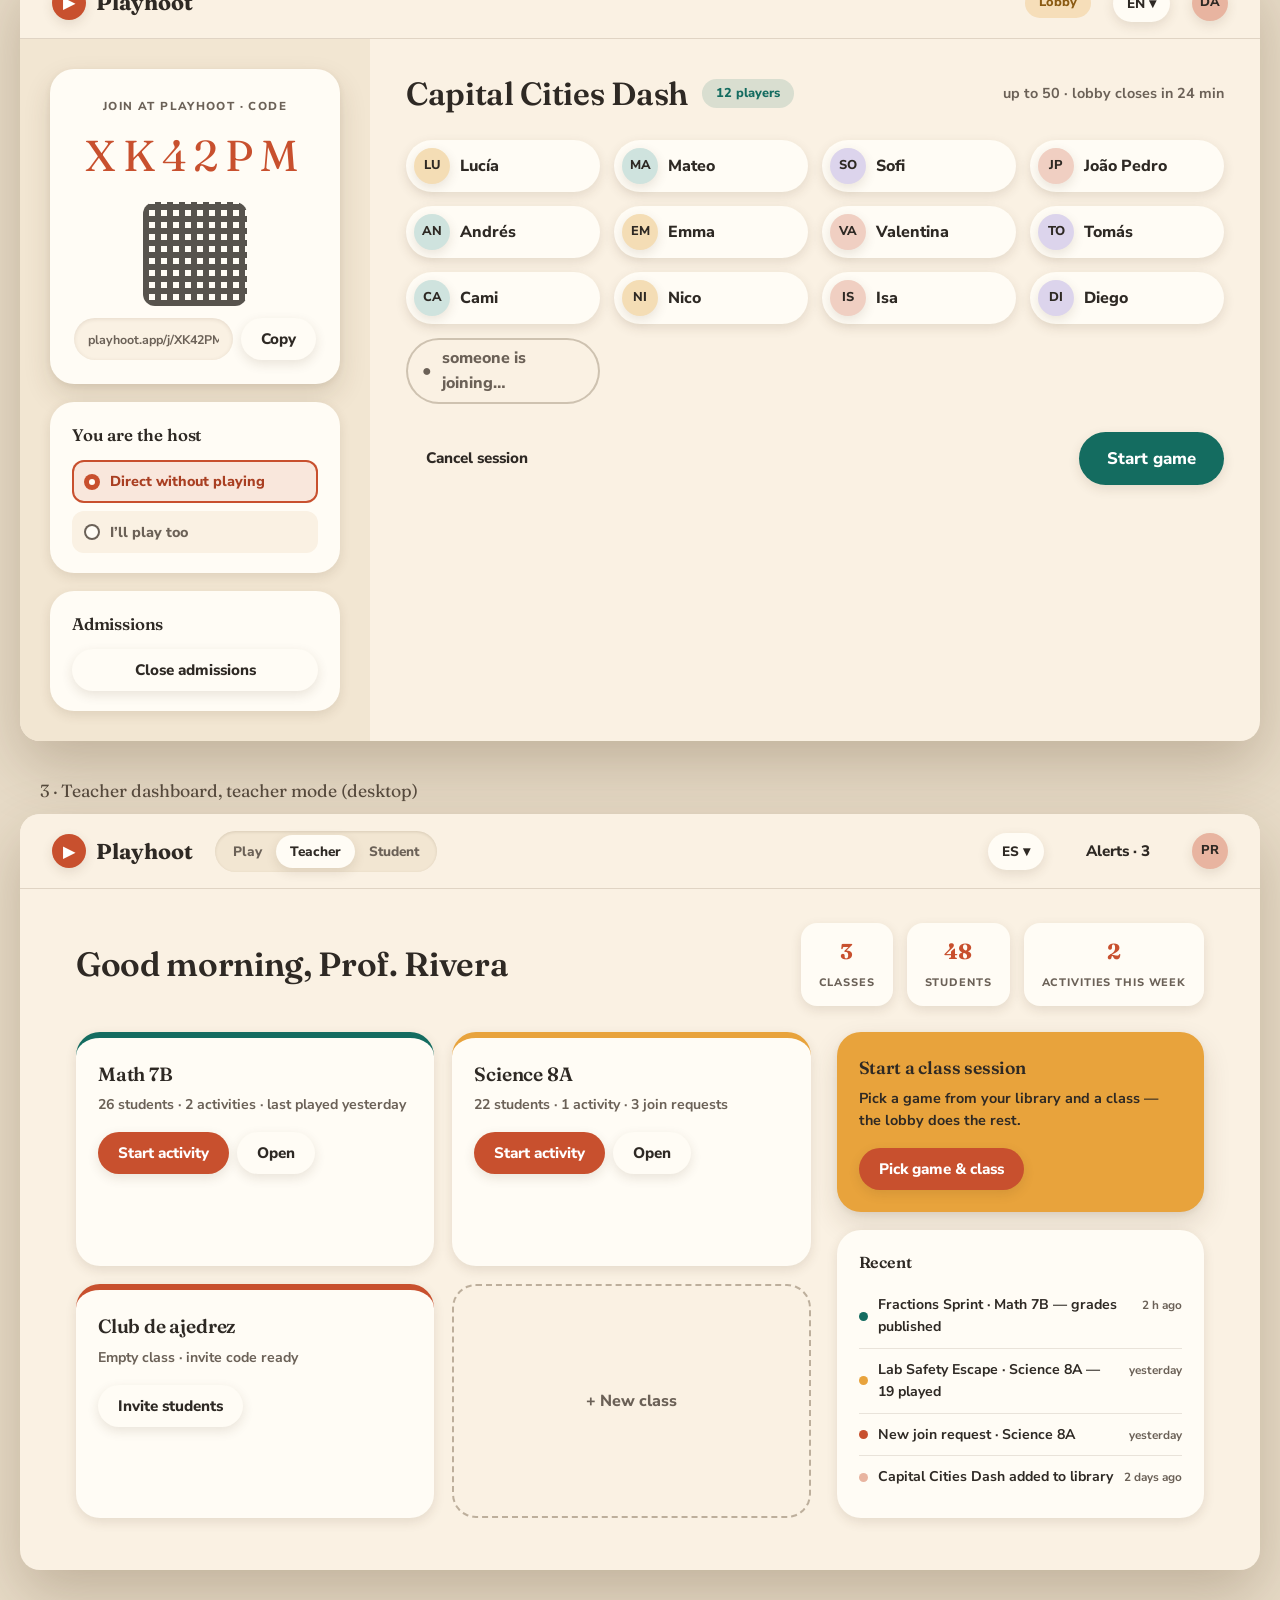
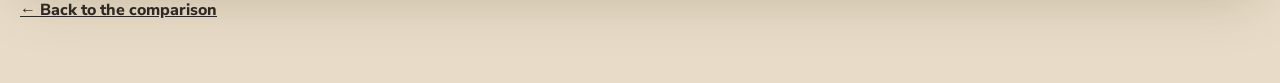
<file: docs/agent/designs/c03/direction-b.html>
<!doctype html>
<html lang="en">
<head>
<meta charset="utf-8">
<meta name="viewport" content="width=device-width, initial-scale=1">
<title>Direction B — Warm Paper</title>
<link rel="preconnect" href="https://fonts.googleapis.com">
<link href="https://fonts.googleapis.com/css2?family=Fraunces:opsz,wght@9..144,500;9..144,600;9..144,700&family=Nunito+Sans:ital,wght@0,400;0,600;0,700;0,800;1,400&display=swap" rel="stylesheet">
<style>
  /* ============ Direction B: Warm Paper ============
     A crafted stationery look: cream canvas, layered paper
     cards with soft real shadows, terracotta / deep teal /
     amber accents, a soft serif for display type. Warm,
     trustworthy, calm — liveliness comes from gentle motion
     and the mascot, not from loud chrome. */
  :root {
    --cream: #FAF1E3;
    --cream-2: #F2E6D2;
    --paperw: #FFFCF5;
    --ink: #2E2924;
    --ink-soft: #6B6157;
    --terra: #C8502E;
    --terra-deep: #A93F22;
    --teal: #146C60;
    --amber: #E8A33C;
    --rose: #E8B4A0;
    --shadow: 0 12px 28px rgba(74, 52, 24, .14), 0 2px 6px rgba(74, 52, 24, .08);
    --shadow-sm: 0 4px 12px rgba(74, 52, 24, .12);
    --radius: 16px;
    --radius-lg: 24px;
  }
  * { box-sizing: border-box; margin: 0; }
  body { background: #E8DCC8; color: var(--ink); font-family: 'Nunito Sans', 'Segoe UI', sans-serif; line-height: 1.55; }
  h1, h2, h3, h4, .display { font-family: 'Fraunces', Georgia, serif; font-weight: 600; letter-spacing: -0.01em; }

  /* ---- review chrome ---- */
  .meta { max-width: 1240px; margin: 0 auto; padding: 40px 20px 8px; }
  .meta h1 { font-size: 2rem; }
  .meta p { max-width: 70ch; color: #55493c; margin-top: 8px; }
  .meta .chips { display: flex; gap: 10px; margin-top: 16px; flex-wrap: wrap; }
  .meta .chip { display: inline-flex; align-items: center; gap: 8px; background: var(--paperw); border-radius: 999px; padding: 5px 13px 5px 7px; font-weight: 700; font-size: .85rem; box-shadow: var(--shadow-sm); }
  .meta .chip i { width: 20px; height: 20px; border-radius: 50%; display: inline-block; box-shadow: inset 0 0 0 1px rgba(0,0,0,.15); }
  .frame-label { max-width: 1240px; margin: 36px auto 10px; padding: 0 20px; font-family: 'Fraunces'; font-size: 1.1rem; color: #55493c; }
  .frame { max-width: 1240px; margin: 0 auto; border-radius: 20px; overflow: hidden; box-shadow: 0 24px 60px rgba(74,52,24,.25); background: var(--cream); }
  .back { display: inline-block; margin: 28px 20px 60px; font-weight: 800; color: var(--ink); }

  /* ================= shared ================= */
  .topbar { display: flex; align-items: center; gap: 22px; padding: 16px 32px; background: var(--cream); border-bottom: 1px solid rgba(74,52,24,.15); }
  .logo { display: flex; align-items: center; gap: 10px; font-family: 'Fraunces'; font-weight: 700; font-size: 1.35rem; }
  .logo .mark { width: 34px; height: 34px; border-radius: 50%; background: var(--terra); color: #fff; display: grid; place-items: center; font-size: .95rem; box-shadow: var(--shadow-sm); }
  .nav { display: flex; gap: 2px; }
  .nav a { padding: 8px 14px; border-radius: 999px; color: var(--ink); text-decoration: none; font-weight: 700; font-size: .95rem; }
  .nav a:hover { background: var(--cream-2); }
  .nav a.active { background: var(--ink); color: var(--cream); }
  .spacer { flex: 1; }
  .lang { background: var(--paperw); border-radius: 999px; padding: 8px 14px; font-weight: 800; font-size: .85rem; box-shadow: var(--shadow-sm); }
  .btn { display: inline-flex; align-items: center; gap: 8px; cursor: pointer; border: 0; border-radius: 999px; padding: 11px 20px; font: 800 .95rem 'Nunito Sans'; color: var(--ink); background: var(--paperw); box-shadow: var(--shadow-sm); transition: transform .12s ease, box-shadow .12s ease; }
  .btn:hover { transform: translateY(-2px); box-shadow: var(--shadow); }
  .btn.primary { background: var(--terra); color: #fff; }
  .btn.primary:hover { background: var(--terra-deep); }
  .btn.teal { background: var(--teal); color: #fff; }
  .btn.amber { background: var(--amber); }
  .btn.ghost { background: transparent; box-shadow: none; }
  .btn.ghost:hover { background: var(--cream-2); transform: none; box-shadow: none; }
  .btn.big { font-size: 1.05rem; padding: 15px 28px; }
  .avatar { width: 36px; height: 36px; border-radius: 50%; background: var(--rose); display: grid; place-items: center; font-weight: 800; font-size: .8rem; box-shadow: var(--shadow-sm); }
  .modeswitch { display: flex; background: var(--cream-2); border-radius: 999px; padding: 4px; box-shadow: inset 0 1px 3px rgba(74,52,24,.15); }
  .modeswitch span { padding: 6px 14px; font-weight: 800; font-size: .85rem; border-radius: 999px; color: var(--ink-soft); }
  .modeswitch .on { background: var(--paperw); color: var(--ink); box-shadow: var(--shadow-sm); }

  /* ================= home ================= */
  .hero { display: grid; grid-template-columns: 1.15fr .85fr; gap: 24px; padding: 64px 56px 44px; align-items: center;
    background: radial-gradient(1200px 500px at 85% -10%, rgba(232,163,60,.18), transparent 60%), var(--cream); }
  .kicker { display: inline-block; color: var(--teal); font-weight: 800; letter-spacing: .14em; font-size: .78rem; text-transform: uppercase; }
  .hero h2 { font-size: 3.5rem; line-height: 1.06; margin: 14px 0 16px; font-weight: 600; }
  .hero h2 em { font-style: italic; color: var(--terra); }
  .hero p { font-size: 1.12rem; color: var(--ink-soft); max-width: 48ch; }
  .joinrow { display: flex; gap: 12px; margin-top: 28px; }
  .joinrow input { font: 700 1.25rem 'Fraunces'; letter-spacing: .3em; text-transform: uppercase; width: 250px; padding: 13px 20px; border: 0; border-radius: 999px; background: var(--paperw); box-shadow: inset 0 2px 6px rgba(74,52,24,.12); }
  .joinrow input::placeholder { color: #BFB2A0; letter-spacing: .2em; font-size: 1rem; }
  .herolinks { margin-top: 18px; font-weight: 700; color: var(--ink-soft); font-size: .95rem; }
  .herolinks a { color: var(--teal); }

  .stage { position: relative; height: 370px; }
  .papercard { position: absolute; background: var(--paperw); border-radius: var(--radius); box-shadow: var(--shadow); padding: 14px 18px; font-weight: 800; }
  .papercard small { display: block; font-weight: 700; font-size: .75rem; color: var(--ink-soft); }
  .pc1 { top: 6px; left: 6px; transform: rotate(-3deg); }
  .pc2 { bottom: 18px; right: 2px; transform: rotate(2deg); }
  .blob { position: absolute; left: 50%; top: 54%; width: 300px; height: 280px; transform: translate(-50%,-50%); background: var(--cream-2); border-radius: 46% 54% 55% 45% / 52% 44% 56% 48%; }
  .cat { position: absolute; left: 50%; top: 52%; transform: translate(-50%,-50%); }
  .cat svg { display: block; animation: bob 3.6s ease-in-out infinite; }
  .cat .eye { animation: blink 5s infinite; transform-origin: center; }
  .cat .tail { transform-origin: 152px 198px; animation: tail 3.6s ease-in-out infinite; }
  @keyframes bob { 0%,100% { transform: translateY(0); } 50% { transform: translateY(-7px); } }
  @keyframes blink { 0%, 92%, 100% { transform: scaleY(1); } 94%, 96% { transform: scaleY(.1); } }
  @keyframes tail { 0%,100% { transform: rotate(0); } 50% { transform: rotate(12deg); } }
  @media (prefers-reduced-motion: reduce) { .cat svg, .cat .eye, .cat .tail, .joining i { animation: none !important; } }

  .section { padding: 30px 56px 48px; }
  .section > header { display: flex; align-items: baseline; gap: 16px; margin-bottom: 20px; }
  .section h3 { font-size: 1.6rem; }
  .section header a { margin-left: auto; font-weight: 800; color: var(--teal); font-size: .9rem; text-decoration: none; }
  .cards { display: grid; grid-template-columns: repeat(4, 1fr); gap: 20px; }
  .game { background: var(--paperw); border-radius: var(--radius-lg); overflow: hidden; box-shadow: var(--shadow-sm); transition: transform .15s ease, box-shadow .15s ease; }
  .game:hover { transform: translateY(-4px); box-shadow: var(--shadow); }
  .cover { height: 110px; display: grid; place-items: center; font-family: 'Fraunces'; font-size: 2rem; color: rgba(46,41,36,.85); }
  .game .body { padding: 14px 16px 16px; }
  .game h4 { font-size: 1.08rem; }
  .game .tags { display: flex; gap: 6px; margin-top: 8px; flex-wrap: wrap; }
  .tag { font-size: .72rem; font-weight: 800; border-radius: 999px; padding: 2px 10px; background: var(--cream-2); color: var(--ink-soft); }
  .tag.cat { background: rgba(20,108,96,.14); color: var(--teal); }

  .teachband { margin: 6px 56px 52px; border-radius: var(--radius-lg); background: var(--teal); color: #fff; box-shadow: var(--shadow); padding: 32px 36px; display: flex; align-items: center; gap: 28px; }
  .teachband h3 { font-size: 1.7rem; margin-bottom: 6px; }
  .teachband p { max-width: 52ch; opacity: .92; }
  .teachband .btn { background: var(--paperw); color: var(--ink); margin-left: auto; flex-shrink: 0; }

  /* ================= lobby ================= */
  .lobby { display: grid; grid-template-columns: 350px 1fr; min-height: 560px; }
  .lobby-side { background: var(--cream-2); padding: 30px; display: flex; flex-direction: column; gap: 18px; }
  .codecard { background: var(--paperw); border-radius: var(--radius-lg); box-shadow: var(--shadow); padding: 24px; text-align: center; }
  .codecard small { font-weight: 800; letter-spacing: .12em; color: var(--ink-soft); font-size: .72rem; }
  .codecard .code { font-family: 'Fraunces'; font-size: 2.7rem; letter-spacing: .16em; margin: 6px 0 12px; color: var(--terra); }
  .qr { width: 104px; height: 104px; margin: 2px auto 12px; border-radius: 12px; background:
    repeating-linear-gradient(0deg, var(--ink) 0 6px, transparent 6px 12px),
    repeating-linear-gradient(90deg, var(--ink) 0 6px, var(--paperw) 6px 12px); opacity: .8; }
  .linkrow { display: flex; gap: 8px; }
  .linkrow input { flex: 1; min-width: 0; border: 0; border-radius: 999px; padding: 9px 14px; font: 700 .78rem 'Nunito Sans'; background: var(--cream); color: var(--ink-soft); box-shadow: inset 0 1px 4px rgba(74,52,24,.12); }
  .hostbox { background: var(--paperw); border-radius: var(--radius-lg); box-shadow: var(--shadow-sm); padding: 20px 22px; }
  .hostbox h4 { margin-bottom: 12px; font-size: 1.05rem; }
  .choice { display: flex; flex-direction: column; gap: 8px; }
  .choice label { display: flex; gap: 10px; align-items: center; border-radius: 12px; padding: 10px 12px; font-weight: 800; font-size: .9rem; background: var(--cream); color: var(--ink-soft); }
  .choice label.on { background: rgba(200,80,46,.12); color: var(--terra-deep); box-shadow: inset 0 0 0 2px var(--terra); }
  .dot { width: 16px; height: 16px; border-radius: 50%; background: var(--paperw); box-shadow: inset 0 0 0 2px var(--ink-soft); }
  .choice .on .dot { box-shadow: inset 0 0 0 5px var(--terra); }
  .lobby-main { padding: 30px 36px; }
  .lobby-main header { display: flex; align-items: center; gap: 14px; margin-bottom: 22px; }
  .lobby-main h2 { font-size: 2rem; }
  .pill { background: rgba(20,108,96,.14); color: var(--teal); border-radius: 999px; padding: 5px 14px; font-weight: 800; font-size: .8rem; }
  .meta-line { color: var(--ink-soft); font-weight: 700; font-size: .9rem; margin-left: auto; }
  .players { display: grid; grid-template-columns: repeat(4, 1fr); gap: 14px; }
  .player { display: flex; align-items: center; gap: 10px; border-radius: 999px; background: var(--paperw); box-shadow: var(--shadow-sm); padding: 8px 16px 8px 8px; font-weight: 800; animation: pop .3s ease backwards; }
  .player:nth-child(2) { animation-delay: .05s; } .player:nth-child(3) { animation-delay: .1s; }
  .player:nth-child(4) { animation-delay: .15s; } .player:nth-child(5) { animation-delay: .2s; }
  @keyframes pop { from { transform: scale(.85); opacity: 0; } }
  .joining { box-shadow: inset 0 0 0 2px rgba(74,52,24,.25); background: transparent; color: var(--ink-soft); padding-left: 16px; }
  .joining i { font-style: normal; animation: pulse 1.2s infinite; }
  @keyframes pulse { 50% { opacity: .35; } }
  .lobby-actions { display: flex; gap: 14px; margin-top: 28px; align-items: center; }
  .lobby-actions .right { margin-left: auto; }

  /* ================= teacher dashboard ================= */
  .tdash { padding: 34px 56px 52px; }
  .tdash .headline { display: flex; align-items: center; gap: 18px; margin-bottom: 26px; }
  .tdash h2 { font-size: 2.1rem; }
  .stats { display: flex; gap: 14px; margin-left: auto; }
  .stat { background: var(--paperw); border-radius: var(--radius); box-shadow: var(--shadow-sm); padding: 12px 18px; text-align: center; }
  .stat b { font-family: 'Fraunces'; font-size: 1.35rem; display: block; color: var(--terra); }
  .stat small { font-weight: 800; font-size: .68rem; letter-spacing: .08em; color: var(--ink-soft); }
  .tgrid { display: grid; grid-template-columns: 2fr 1fr; gap: 26px; }
  .classes { display: grid; grid-template-columns: 1fr 1fr; gap: 18px; }
  .classcard { border-radius: var(--radius-lg); background: var(--paperw); box-shadow: var(--shadow-sm); padding: 22px; border-top: 6px solid var(--teal); }
  .classcard.c2 { border-top-color: var(--amber); }
  .classcard.c3 { border-top-color: var(--terra); }
  .classcard h4 { font-size: 1.2rem; }
  .classcard p { color: var(--ink-soft); font-weight: 700; font-size: .88rem; margin: 5px 0 16px; }
  .classcard .row { display: flex; gap: 8px; }
  .newclass { border: 2px dashed rgba(74,52,24,.35); border-radius: var(--radius-lg); display: grid; place-items: center; font-weight: 800; color: var(--ink-soft); background: transparent; min-height: 150px; cursor: pointer; font-family: 'Nunito Sans'; font-size: 1rem; }
  .sidepanel { display: flex; flex-direction: column; gap: 18px; }
  .quick { border-radius: var(--radius-lg); background: var(--amber); box-shadow: var(--shadow); padding: 22px; }
  .quick h4 { margin-bottom: 6px; font-size: 1.1rem; }
  .quick p { font-weight: 700; font-size: .9rem; margin-bottom: 16px; }
  .activity { border-radius: var(--radius-lg); background: var(--paperw); box-shadow: var(--shadow-sm); padding: 20px 22px; }
  .activity h4 { margin-bottom: 10px; }
  .activity ul { list-style: none; padding: 0; }
  .activity li { display: flex; gap: 10px; padding: 10px 0; border-top: 1px solid rgba(74,52,24,.12); font-weight: 700; font-size: .88rem; align-items: baseline; }
  .activity li:first-of-type { border-top: 0; }
  .activity li small { margin-left: auto; color: var(--ink-soft); white-space: nowrap; }
  .activity .k { width: 9px; height: 9px; border-radius: 50%; flex-shrink: 0; align-self: center; }
</style>
</head>
<body>

<div class="meta">
  <h1>Direction B — Warm Paper</h1>
  <p><strong>Thesis:</strong> crafted stationery. Cream canvas, layered white paper cards with soft, real shadows,
    terracotta and deep teal accents, a soft serif (Fraunces) for display with Nunito Sans body. It feels like a
    well-made classroom kit: warm, calm and adult — the direction that most says “safe to pay” to a teacher.
    Liveliness comes from the mascot and gentle motion rather than loud chrome. Risk: closest of the three to
    conventional ed-tech, so identity leans on the serif voice, the palette and the cat.</p>
  <div class="chips">
    <span class="chip"><i style="background:#FAF1E3"></i>Cream #FAF1E3</span>
    <span class="chip"><i style="background:#2E2924"></i>Ink #2E2924</span>
    <span class="chip"><i style="background:#C8502E"></i>Terracotta #C8502E</span>
    <span class="chip"><i style="background:#146C60"></i>Deep teal #146C60</span>
    <span class="chip"><i style="background:#E8A33C"></i>Amber #E8A33C</span>
    <span class="chip"><i style="background:#E8B4A0"></i>Rose #E8B4A0</span>
  </div>
</div>

<div class="frame-label">1 · Public entry / home (desktop, landscape implementation)</div>
<div class="frame">
  <div class="topbar">
    <div class="logo"><span class="mark">▶</span> Playhoot</div>
    <nav class="nav"><a class="active" href="#">Discover</a><a href="#">Join</a><a href="#">For teachers</a></nav>
    <div class="spacer"></div>
    <span class="lang">EN ▾</span>
    <button class="btn ghost">Sign in</button>
    <button class="btn primary">Create a game</button>
  </div>

  <div class="hero">
    <div>
      <span class="kicker">Live games for classes &amp; get-togethers</span>
      <h2>Make the whole<br>room <em>play</em>.</h2>
      <p>Create a game with AI, share a code, and everyone plays live from their own browser —
         in class, at work, or on the couch. No installs, no accounts needed to join.</p>
      <div class="joinrow">
        <input placeholder="GAME CODE" aria-label="Game code">
        <button class="btn primary big">Join</button>
      </div>
      <p class="herolinks">or <a href="#">browse games</a> · <a href="#">teach with Playhoot</a></p>
    </div>
    <div class="stage" aria-hidden="true">
      <div class="blob"></div>
      <div class="papercard pc1">Quiz night<small>12 playing now</small></div>
      <div class="cat">
        <svg width="230" height="250" viewBox="0 0 230 250">
          <path class="tail" d="M152 198 q46 10 44 -34" fill="none" stroke="#B9836B" stroke-width="10" stroke-linecap="round"/>
          <ellipse cx="112" cy="190" rx="60" ry="47" fill="#D9A184"/>
          <ellipse cx="112" cy="206" rx="29" ry="21" fill="#FAF1E3"/>
          <path d="M60 70 L50 26 L92 47 Z" fill="#D9A184"/>
          <path d="M164 70 L174 26 L132 47 Z" fill="#D9A184"/>
          <path d="M64 60 L59 39 L80 50 Z" fill="#C8502E"/>
          <path d="M160 60 L165 39 L144 50 Z" fill="#C8502E"/>
          <ellipse cx="112" cy="102" rx="66" ry="57" fill="#D9A184"/>
          <g class="eye"><circle cx="89" cy="97" r="9.5" fill="#2E2924"/><circle cx="92.5" cy="93.5" r="3" fill="#FAF1E3"/></g>
          <g class="eye"><circle cx="137" cy="97" r="9.5" fill="#2E2924"/><circle cx="140.5" cy="93.5" r="3" fill="#FAF1E3"/></g>
          <path d="M106 117 q6 7 12 0" fill="none" stroke="#2E2924" stroke-width="3.5" stroke-linecap="round"/>
          <path d="M112 112 l0 5" stroke="#2E2924" stroke-width="3.5" stroke-linecap="round"/>
          <path d="M107 108 q5 -5 10 0 q-5 6 -10 0" fill="#C8502E"/>
          <path d="M44 101 l24 2 M46 114 l23 -4" stroke="#2E2924" stroke-width="2.5" stroke-linecap="round" opacity=".7"/>
          <path d="M180 101 l-24 2 M178 114 l-23 -4" stroke="#2E2924" stroke-width="2.5" stroke-linecap="round" opacity=".7"/>
          <ellipse cx="87" cy="231" rx="16" ry="10" fill="#D9A184"/>
          <ellipse cx="137" cy="231" rx="16" ry="10" fill="#D9A184"/>
        </svg>
      </div>
      <div class="papercard pc2">Fractions Sprint<small>Math · grades ready</small></div>
    </div>
  </div>

  <div class="section">
    <header><h3>Popular right now</h3><a href="#">See all games →</a></header>
    <div class="cards">
      <article class="game"><div class="cover" style="background:#CFE3DE">Cc</div><div class="body"><h4>Capital Cities Dash</h4><div class="tags"><span class="tag cat">Geography</span><span class="tag">2–50 players</span></div></div></article>
      <article class="game"><div class="cover" style="background:#F4DDB5">¾</div><div class="body"><h4>Fractions Sprint</h4><div class="tags"><span class="tag cat">Math</span><span class="tag">Grades</span></div></div></article>
      <article class="game"><div class="cover" style="background:#F0CFC2">“…”</div><div class="body"><h4>Guess the Movie Line</h4><div class="tags"><span class="tag cat">Party</span><span class="tag">2–100 players</span></div></div></article>
      <article class="game"><div class="cover" style="background:#DCD4EC">Rx</div><div class="body"><h4>Lab Safety Escape</h4><div class="tags"><span class="tag cat">Science</span><span class="tag">Template</span></div></div></article>
    </div>
  </div>

  <div class="teachband">
    <div>
      <h3>Playhoot for teachers</h3>
      <p>Classes, activities and grades built in. Turn your own material into games your
         students actually want to replay.</p>
    </div>
    <button class="btn big">Try Teacher free for 7 days</button>
  </div>
</div>

<div class="frame-label">2 · Session lobby, host directing (desktop)</div>
<div class="frame">
  <div class="topbar">
    <div class="logo"><span class="mark">▶</span> Playhoot</div>
    <div class="spacer"></div>
    <span class="pill" style="background:rgba(232,163,60,.25); color:#8a5a12">Lobby</span>
    <span class="lang">EN ▾</span>
    <div class="avatar" title="Dana">DA</div>
  </div>
  <div class="lobby">
    <aside class="lobby-side">
      <div class="codecard">
        <small>JOIN AT PLAYHOOT · CODE</small>
        <div class="code">XK42PM</div>
        <div class="qr" role="img" aria-label="QR code to join"></div>
        <div class="linkrow"><input value="playhoot.app/j/XK42PM" readonly><button class="btn">Copy</button></div>
      </div>
      <div class="hostbox">
        <h4>You are the host</h4>
        <div class="choice">
          <label class="on"><span class="dot"></span> Direct without playing</label>
          <label><span class="dot"></span> I’ll play too</label>
        </div>
      </div>
      <div class="hostbox">
        <h4>Admissions</h4>
        <button class="btn" style="width:100%; justify-content:center">Close admissions</button>
      </div>
    </aside>
    <main class="lobby-main">
      <header>
        <h2>Capital Cities Dash</h2>
        <span class="pill">12 players</span>
        <span class="meta-line">up to 50 · lobby closes in 24 min</span>
      </header>
      <div class="players">
        <div class="player"><span class="avatar" style="background:#F4DDB5">LU</span> Lucía</div>
        <div class="player"><span class="avatar" style="background:#CFE3DE">MA</span> Mateo</div>
        <div class="player"><span class="avatar" style="background:#DCD4EC">SO</span> Sofi</div>
        <div class="player"><span class="avatar" style="background:#F0CFC2">JP</span> João Pedro</div>
        <div class="player"><span class="avatar" style="background:#CFE3DE">AN</span> Andrés</div>
        <div class="player"><span class="avatar" style="background:#F4DDB5">EM</span> Emma</div>
        <div class="player"><span class="avatar" style="background:#F0CFC2">VA</span> Valentina</div>
        <div class="player"><span class="avatar" style="background:#DCD4EC">TO</span> Tomás</div>
        <div class="player"><span class="avatar" style="background:#CFE3DE">CA</span> Cami</div>
        <div class="player"><span class="avatar" style="background:#F4DDB5">NI</span> Nico</div>
        <div class="player"><span class="avatar" style="background:#F0CFC2">IS</span> Isa</div>
        <div class="player"><span class="avatar" style="background:#DCD4EC">DI</span> Diego</div>
        <div class="player joining"><i>●</i> someone is joining…</div>
      </div>
      <div class="lobby-actions">
        <button class="btn ghost">Cancel session</button>
        <div class="right"><button class="btn teal big">Start game</button></div>
      </div>
    </main>
  </div>
</div>

<div class="frame-label">3 · Teacher dashboard, teacher mode (desktop)</div>
<div class="frame">
  <div class="topbar">
    <div class="logo"><span class="mark">▶</span> Playhoot</div>
    <div class="modeswitch" role="group" aria-label="Mode"><span>Play</span><span class="on">Teacher</span><span>Student</span></div>
    <div class="spacer"></div>
    <span class="lang">ES ▾</span>
    <button class="btn ghost">Alerts · 3</button>
    <div class="avatar" title="Prof. Rivera">PR</div>
  </div>
  <div class="tdash">
    <div class="headline">
      <h2>Good morning, Prof. Rivera</h2>
      <div class="stats">
        <div class="stat"><b>3</b><small>CLASSES</small></div>
        <div class="stat"><b>48</b><small>STUDENTS</small></div>
        <div class="stat"><b>2</b><small>ACTIVITIES THIS WEEK</small></div>
      </div>
    </div>
    <div class="tgrid">
      <div class="classes">
        <article class="classcard">
          <h4>Math 7B</h4>
          <p>26 students · 2 activities · last played yesterday</p>
          <div class="row"><button class="btn primary">Start activity</button><button class="btn">Open</button></div>
        </article>
        <article class="classcard c2">
          <h4>Science 8A</h4>
          <p>22 students · 1 activity · 3 join requests</p>
          <div class="row"><button class="btn primary">Start activity</button><button class="btn">Open</button></div>
        </article>
        <article class="classcard c3">
          <h4>Club de ajedrez</h4>
          <p>Empty class · invite code ready</p>
          <div class="row"><button class="btn">Invite students</button></div>
        </article>
        <button class="newclass">+ New class</button>
      </div>
      <aside class="sidepanel">
        <div class="quick">
          <h4>Start a class session</h4>
          <p>Pick a game from your library and a class — the lobby does the rest.</p>
          <button class="btn primary">Pick game &amp; class</button>
        </div>
        <div class="activity">
          <h4>Recent</h4>
          <ul>
            <li><span class="k" style="background:var(--teal)"></span> Fractions Sprint · Math 7B — grades published <small>2 h ago</small></li>
            <li><span class="k" style="background:var(--amber)"></span> Lab Safety Escape · Science 8A — 19 played <small>yesterday</small></li>
            <li><span class="k" style="background:var(--terra)"></span> New join request · Science 8A <small>yesterday</small></li>
            <li><span class="k" style="background:var(--rose)"></span> Capital Cities Dash added to library <small>2 days ago</small></li>
          </ul>
        </div>
      </aside>
    </div>
  </div>
</div>

<a class="back" href="index.html">← Back to the comparison</a>
</body>
</html>
</file>
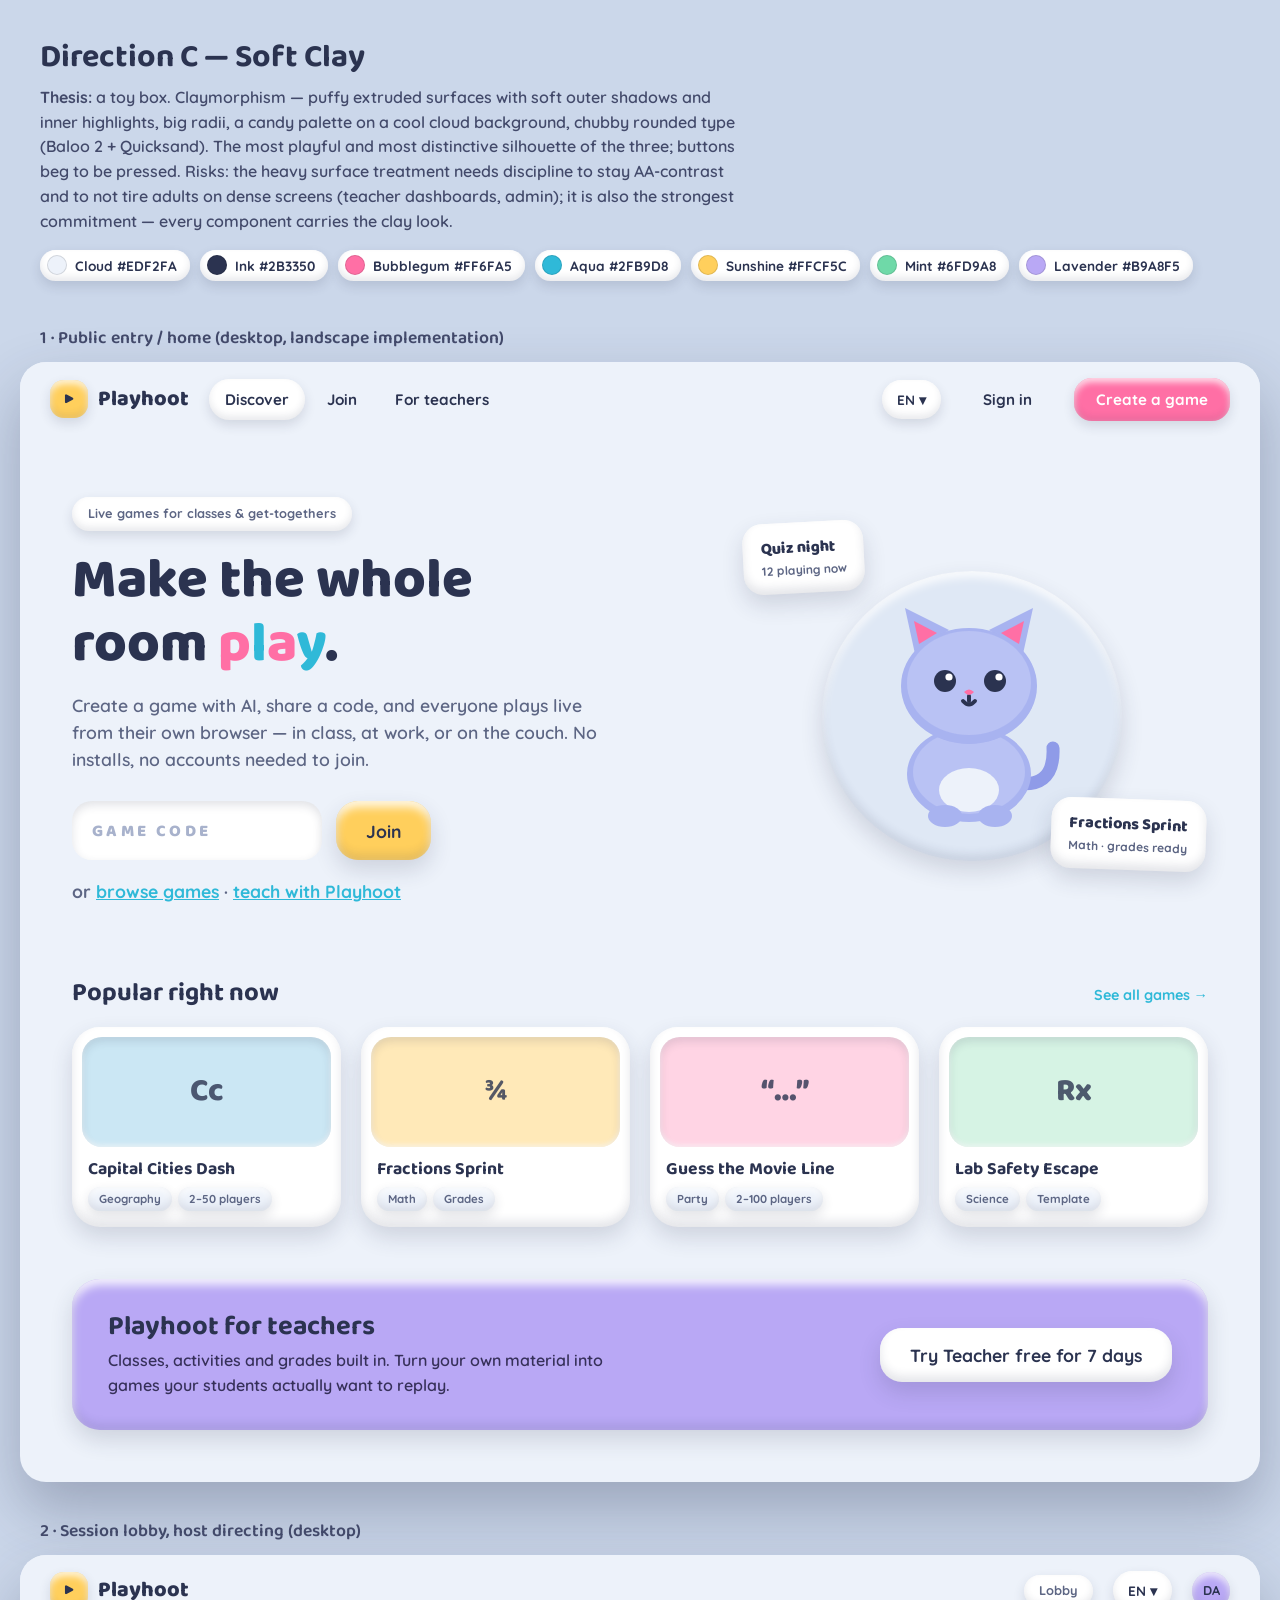
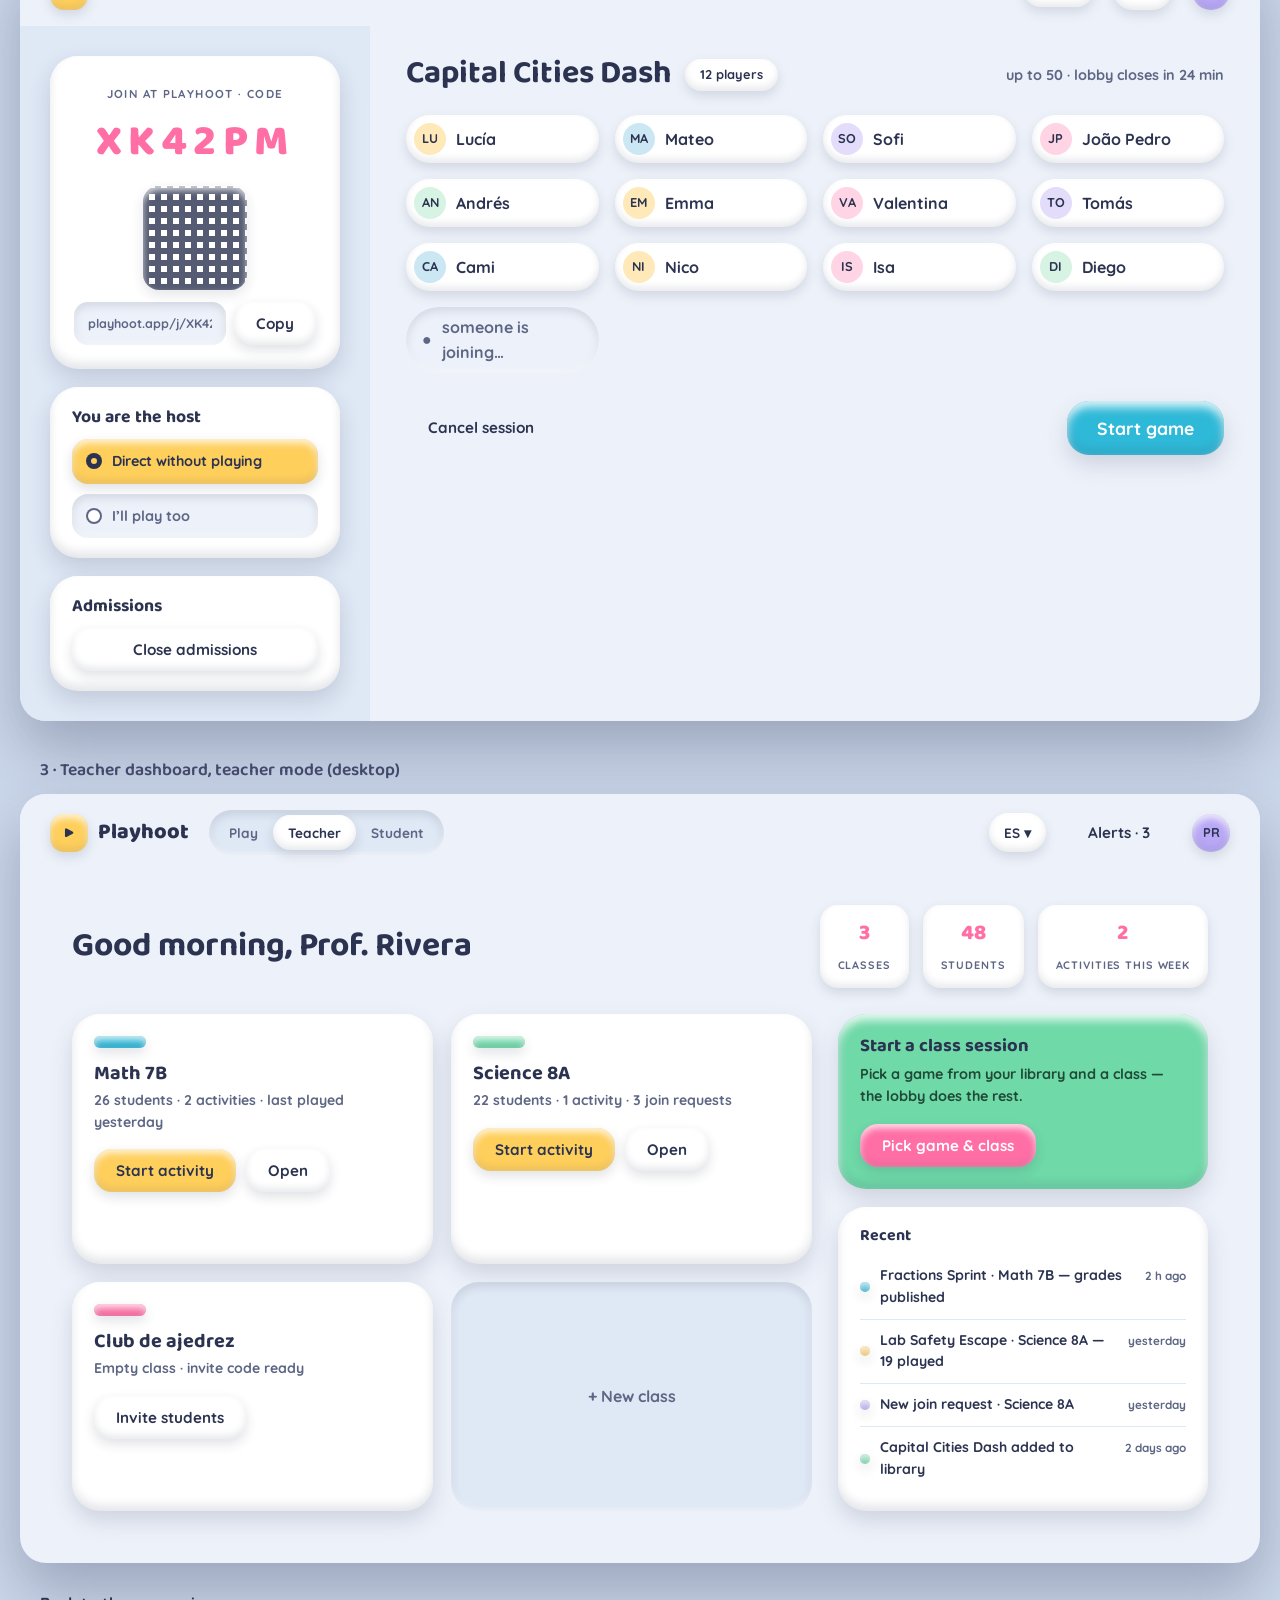
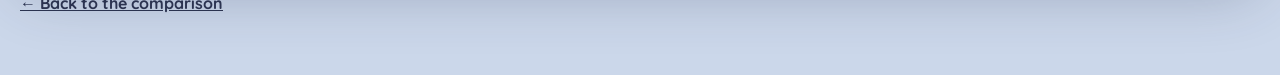
<file: docs/agent/designs/c03/direction-c.html>
<!doctype html>
<html lang="en">
<head>
<meta charset="utf-8">
<meta name="viewport" content="width=device-width, initial-scale=1">
<title>Direction C — Soft Clay</title>
<link rel="preconnect" href="https://fonts.googleapis.com">
<link href="https://fonts.googleapis.com/css2?family=Baloo+2:wght@500;600;700;800&family=Quicksand:wght@500;600;700&display=swap" rel="stylesheet">
<style>
  /* ============ Direction C: Soft Clay ============
     Claymorphism: puffy extruded surfaces with a soft outer
     drop, an inner top highlight and an inner bottom shade,
     big radii, candy palette on a cool cloud background.
     The most toy-like of the three directions. */
  :root {
    --cloud: #EDF2FA;
    --cloud-2: #DFE8F5;
    --white: #FFFFFF;
    --ink: #2B3350;
    --ink-soft: #5D6684;
    --bubble: #FF6FA5;
    --aqua: #2FB9D8;
    --sun: #FFCF5C;
    --mint: #6FD9A8;
    --lav: #B9A8F5;
    --clay: 0 10px 22px rgba(43,51,80,.16), inset 0 -6px 10px rgba(43,51,80,.12), inset 0 6px 10px rgba(255,255,255,.85);
    --clay-sm: 0 5px 12px rgba(43,51,80,.14), inset 0 -4px 7px rgba(43,51,80,.10), inset 0 4px 7px rgba(255,255,255,.8);
    --clay-in: inset 0 4px 10px rgba(43,51,80,.14), inset 0 -2px 5px rgba(255,255,255,.7);
    --radius: 20px;
    --radius-lg: 28px;
  }
  * { box-sizing: border-box; margin: 0; }
  body { background: #CBD7EA; color: var(--ink); font-family: 'Quicksand', 'Segoe UI', sans-serif; line-height: 1.55; font-weight: 600; }
  h1, h2, h3, h4 { font-family: 'Baloo 2', sans-serif; line-height: 1.15; }

  /* ---- review chrome ---- */
  .meta { max-width: 1240px; margin: 0 auto; padding: 40px 20px 8px; }
  .meta h1 { font-size: 2rem; }
  .meta p { max-width: 70ch; color: #42496a; margin-top: 8px; }
  .meta .chips { display: flex; gap: 10px; margin-top: 16px; flex-wrap: wrap; }
  .meta .chip { display: inline-flex; align-items: center; gap: 8px; background: var(--white); border-radius: 999px; padding: 5px 13px 5px 7px; font-weight: 700; font-size: .85rem; box-shadow: var(--clay-sm); }
  .meta .chip i { width: 20px; height: 20px; border-radius: 50%; display: inline-block; box-shadow: inset 0 0 0 1px rgba(0,0,0,.12); }
  .frame-label { max-width: 1240px; margin: 36px auto 10px; padding: 0 20px; font-family: 'Baloo 2'; font-size: 1.1rem; color: #42496a; }
  .frame { max-width: 1240px; margin: 0 auto; border-radius: 26px; overflow: hidden; box-shadow: 0 28px 60px rgba(43,51,80,.3); background: var(--cloud); }
  .back { display: inline-block; margin: 28px 20px 60px; font-weight: 700; color: var(--ink); }

  /* ================= shared ================= */
  .topbar { display: flex; align-items: center; gap: 20px; padding: 16px 30px; background: var(--cloud); }
  .logo { display: flex; align-items: center; gap: 10px; font-family: 'Baloo 2'; font-weight: 800; font-size: 1.35rem; }
  .logo .mark { width: 38px; height: 38px; background: var(--sun); border-radius: 14px; box-shadow: var(--clay-sm); display: grid; place-items: center; font-size: 1rem; }
  .nav { display: flex; gap: 6px; }
  .nav a { padding: 9px 16px; border-radius: 999px; color: var(--ink); text-decoration: none; font-weight: 700; font-size: .95rem; }
  .nav a:hover { background: var(--cloud-2); }
  .nav a.active { background: var(--white); box-shadow: var(--clay-sm); }
  .spacer { flex: 1; }
  .lang { background: var(--white); border-radius: 999px; padding: 9px 15px; font-weight: 700; font-size: .85rem; box-shadow: var(--clay-sm); }
  .btn { display: inline-flex; align-items: center; justify-content: center; gap: 8px; cursor: pointer; border: 0; border-radius: 18px; padding: 12px 22px; font: 700 .95rem 'Quicksand'; color: var(--ink); background: var(--white); box-shadow: var(--clay-sm); transition: transform .12s ease; }
  .btn:hover { transform: translateY(-2px) scale(1.02); }
  .btn:active { transform: translateY(1px) scale(.99); box-shadow: var(--clay-in); }
  .btn.bubble { background: var(--bubble); color: #fff; }
  .btn.aqua { background: var(--aqua); color: #fff; }
  .btn.sun { background: var(--sun); }
  .btn.mint { background: var(--mint); }
  .btn.ghost { background: transparent; box-shadow: none; }
  .btn.ghost:hover { background: var(--cloud-2); transform: none; }
  .btn.big { font-size: 1.1rem; padding: 16px 30px; border-radius: 22px; box-shadow: var(--clay); }
  .avatar { width: 38px; height: 38px; border-radius: 50%; background: var(--lav); display: grid; place-items: center; font-weight: 800; font-size: .8rem; box-shadow: var(--clay-sm); color: var(--ink); }
  .modeswitch { display: flex; background: var(--cloud-2); border-radius: 999px; padding: 5px; box-shadow: var(--clay-in); }
  .modeswitch span { padding: 7px 15px; font-weight: 700; font-size: .85rem; border-radius: 999px; color: var(--ink-soft); }
  .modeswitch .on { background: var(--white); color: var(--ink); box-shadow: var(--clay-sm); }

  /* ================= home ================= */
  .hero { display: grid; grid-template-columns: 1.15fr .85fr; gap: 24px; padding: 60px 52px 44px; align-items: center; }
  .kicker { display: inline-block; background: var(--white); border-radius: 999px; padding: 7px 16px; font-weight: 700; font-size: .8rem; box-shadow: var(--clay-sm); color: var(--ink-soft); }
  .hero h2 { font-size: 3.5rem; margin: 18px 0 14px; font-weight: 800; }
  .hero h2 .c1 { color: var(--bubble); } .hero h2 .c2 { color: var(--aqua); }
  .hero p { font-size: 1.1rem; color: var(--ink-soft); max-width: 48ch; }
  .joinrow { display: flex; gap: 14px; margin-top: 28px; }
  .joinrow input { font: 800 1.3rem 'Baloo 2'; letter-spacing: .3em; text-transform: uppercase; width: 250px; padding: 13px 20px; border: 0; border-radius: 20px; background: var(--white); box-shadow: var(--clay-in); color: var(--ink); }
  .joinrow input::placeholder { color: #A8B2CC; letter-spacing: .2em; font-size: 1.05rem; }
  .herolinks { margin-top: 18px; font-weight: 700; color: var(--ink-soft); font-size: .95rem; }
  .herolinks a { color: var(--aqua); }

  .stage { position: relative; height: 370px; }
  .claychip { position: absolute; background: var(--white); border-radius: var(--radius); box-shadow: var(--clay); padding: 14px 18px; font-weight: 800; font-family: 'Baloo 2'; }
  .claychip small { display: block; font-weight: 700; font-family: 'Quicksand'; font-size: .75rem; color: var(--ink-soft); }
  .cc1 { top: 6px; left: 8px; transform: rotate(-3deg); }
  .cc2 { bottom: 16px; right: 2px; transform: rotate(2deg); }
  .puff { position: absolute; left: 50%; top: 54%; width: 300px; height: 290px; transform: translate(-50%,-50%); background: var(--cloud-2); border-radius: 50%; box-shadow: var(--clay); }
  .cat { position: absolute; left: 50%; top: 52%; transform: translate(-50%,-50%); }
  .cat svg { display: block; animation: bob 3s ease-in-out infinite; }
  .cat .eye { animation: blink 4.5s infinite; transform-origin: center; }
  .cat .tail { transform-origin: 152px 198px; animation: tail 3s ease-in-out infinite; }
  @keyframes bob { 0%,100% { transform: translateY(0) rotate(0); } 50% { transform: translateY(-9px) rotate(-1.2deg); } }
  @keyframes blink { 0%, 92%, 100% { transform: scaleY(1); } 94%, 96% { transform: scaleY(.1); } }
  @keyframes tail { 0%,100% { transform: rotate(0); } 50% { transform: rotate(15deg); } }
  @media (prefers-reduced-motion: reduce) { .cat svg, .cat .eye, .cat .tail, .joining i { animation: none !important; } }

  .section { padding: 28px 52px 46px; }
  .section > header { display: flex; align-items: baseline; gap: 16px; margin-bottom: 20px; }
  .section h3 { font-size: 1.6rem; }
  .section header a { margin-left: auto; font-weight: 700; color: var(--aqua); font-size: .9rem; text-decoration: none; }
  .cards { display: grid; grid-template-columns: repeat(4, 1fr); gap: 20px; }
  .game { background: var(--white); border-radius: var(--radius-lg); overflow: hidden; box-shadow: var(--clay); transition: transform .15s ease; }
  .game:hover { transform: translateY(-5px) rotate(-.5deg); }
  .cover { height: 110px; margin: 10px 10px 0; border-radius: 20px; display: grid; place-items: center; font-family: 'Baloo 2'; font-size: 2rem; font-weight: 800; color: rgba(43,51,80,.8); box-shadow: var(--clay-in); }
  .game .body { padding: 12px 16px 16px; }
  .game h4 { font-size: 1.1rem; }
  .game .tags { display: flex; gap: 6px; margin-top: 8px; flex-wrap: wrap; }
  .tag { font-size: .72rem; font-weight: 700; border-radius: 999px; padding: 3px 11px; background: var(--cloud); color: var(--ink-soft); box-shadow: var(--clay-sm); }

  .teachband { margin: 6px 52px 52px; border-radius: var(--radius-lg); background: var(--lav); box-shadow: var(--clay); padding: 32px 36px; display: flex; align-items: center; gap: 28px; }
  .teachband h3 { font-size: 1.7rem; margin-bottom: 6px; }
  .teachband p { max-width: 52ch; color: #363059; }
  .teachband .btn { margin-left: auto; flex-shrink: 0; }

  /* ================= lobby ================= */
  .lobby { display: grid; grid-template-columns: 350px 1fr; min-height: 560px; }
  .lobby-side { background: var(--cloud-2); padding: 30px; display: flex; flex-direction: column; gap: 18px; }
  .codecard { background: var(--white); border-radius: var(--radius-lg); box-shadow: var(--clay); padding: 24px; text-align: center; }
  .codecard small { font-weight: 700; letter-spacing: .12em; color: var(--ink-soft); font-size: .72rem; }
  .codecard .code { font-family: 'Baloo 2'; font-weight: 800; font-size: 2.7rem; letter-spacing: .14em; margin: 4px 0 10px; color: var(--bubble); }
  .qr { width: 104px; height: 104px; margin: 2px auto 12px; border-radius: 16px; background:
    repeating-linear-gradient(0deg, var(--ink) 0 6px, transparent 6px 12px),
    repeating-linear-gradient(90deg, var(--ink) 0 6px, var(--white) 6px 12px); opacity: .8; box-shadow: var(--clay-sm); }
  .linkrow { display: flex; gap: 8px; }
  .linkrow input { flex: 1; min-width: 0; border: 0; border-radius: 14px; padding: 9px 14px; font: 700 .78rem 'Quicksand'; background: var(--cloud); color: var(--ink-soft); box-shadow: var(--clay-in); }
  .hostbox { background: var(--white); border-radius: var(--radius-lg); box-shadow: var(--clay); padding: 20px 22px; }
  .hostbox h4 { margin-bottom: 12px; font-size: 1.1rem; }
  .choice { display: flex; flex-direction: column; gap: 10px; }
  .choice label { display: flex; gap: 10px; align-items: center; border-radius: 16px; padding: 11px 14px; font-weight: 700; font-size: .9rem; background: var(--cloud); color: var(--ink-soft); box-shadow: var(--clay-in); }
  .choice label.on { background: var(--sun); color: var(--ink); box-shadow: var(--clay-sm); }
  .dot { width: 16px; height: 16px; border-radius: 50%; background: var(--white); box-shadow: inset 0 0 0 2px var(--ink-soft); }
  .choice .on .dot { box-shadow: inset 0 0 0 5px var(--ink); background: var(--sun); }
  .lobby-main { padding: 30px 36px; }
  .lobby-main header { display: flex; align-items: center; gap: 14px; margin-bottom: 22px; }
  .lobby-main h2 { font-size: 2rem; }
  .pill { background: var(--white); border-radius: 999px; padding: 6px 15px; font-weight: 700; font-size: .8rem; box-shadow: var(--clay-sm); color: var(--ink-soft); }
  .meta-line { color: var(--ink-soft); font-weight: 700; font-size: .9rem; margin-left: auto; }
  .players { display: grid; grid-template-columns: repeat(4, 1fr); gap: 16px; }
  .player { display: flex; align-items: center; gap: 10px; border-radius: 999px; background: var(--white); box-shadow: var(--clay-sm); padding: 8px 16px 8px 8px; font-weight: 700; animation: pop .3s cubic-bezier(.2,1.4,.5,1) backwards; }
  .player:nth-child(2) { animation-delay: .05s; } .player:nth-child(3) { animation-delay: .1s; }
  .player:nth-child(4) { animation-delay: .15s; } .player:nth-child(5) { animation-delay: .2s; }
  @keyframes pop { from { transform: scale(.7); opacity: 0; } }
  .player .avatar { width: 32px; height: 32px; box-shadow: none; }
  .joining { background: transparent; box-shadow: var(--clay-in); color: var(--ink-soft); padding-left: 16px; }
  .joining i { font-style: normal; animation: pulse 1.2s infinite; }
  @keyframes pulse { 50% { opacity: .35; } }
  .lobby-actions { display: flex; gap: 14px; margin-top: 28px; align-items: center; }
  .lobby-actions .right { margin-left: auto; }

  /* ================= teacher dashboard ================= */
  .tdash { padding: 34px 52px 52px; }
  .tdash .headline { display: flex; align-items: center; gap: 18px; margin-bottom: 26px; }
  .tdash h2 { font-size: 2.1rem; }
  .stats { display: flex; gap: 14px; margin-left: auto; }
  .stat { background: var(--white); border-radius: 18px; box-shadow: var(--clay-sm); padding: 12px 18px; text-align: center; }
  .stat b { font-family: 'Baloo 2'; font-weight: 800; font-size: 1.35rem; display: block; color: var(--bubble); }
  .stat small { font-weight: 700; font-size: .68rem; letter-spacing: .08em; color: var(--ink-soft); }
  .tgrid { display: grid; grid-template-columns: 2fr 1fr; gap: 26px; }
  .classes { display: grid; grid-template-columns: 1fr 1fr; gap: 18px; }
  .classcard { border-radius: var(--radius-lg); background: var(--white); box-shadow: var(--clay); padding: 22px; }
  .classcard .bandc { width: 52px; height: 12px; border-radius: 999px; margin-bottom: 14px; box-shadow: var(--clay-sm); }
  .classcard h4 { font-size: 1.25rem; }
  .classcard p { color: var(--ink-soft); font-weight: 700; font-size: .88rem; margin: 5px 0 16px; }
  .classcard .row { display: flex; gap: 10px; }
  .newclass { border: 0; border-radius: var(--radius-lg); display: grid; place-items: center; font: 700 1rem 'Quicksand'; color: var(--ink-soft); background: var(--cloud-2); box-shadow: var(--clay-in); min-height: 150px; cursor: pointer; }
  .sidepanel { display: flex; flex-direction: column; gap: 18px; }
  .quick { border-radius: var(--radius-lg); background: var(--mint); box-shadow: var(--clay); padding: 22px; }
  .quick h4 { margin-bottom: 6px; font-size: 1.15rem; }
  .quick p { font-weight: 700; font-size: .9rem; margin-bottom: 16px; color: #1f4a37; }
  .activity { border-radius: var(--radius-lg); background: var(--white); box-shadow: var(--clay); padding: 20px 22px; }
  .activity h4 { margin-bottom: 10px; }
  .activity ul { list-style: none; padding: 0; }
  .activity li { display: flex; gap: 10px; padding: 10px 0; border-top: 1px solid var(--cloud-2); font-weight: 700; font-size: .88rem; align-items: baseline; }
  .activity li:first-of-type { border-top: 0; }
  .activity li small { margin-left: auto; color: var(--ink-soft); white-space: nowrap; }
  .activity .k { width: 10px; height: 10px; border-radius: 50%; flex-shrink: 0; align-self: center; box-shadow: var(--clay-sm); }
</style>
</head>
<body>

<div class="meta">
  <h1>Direction C — Soft Clay</h1>
  <p><strong>Thesis:</strong> a toy box. Claymorphism — puffy extruded surfaces with soft outer shadows and inner
    highlights, big radii, a candy palette on a cool cloud background, chubby rounded type (Baloo 2 + Quicksand).
    The most playful and most distinctive silhouette of the three; buttons beg to be pressed. Risks: the heavy
    surface treatment needs discipline to stay AA-contrast and to not tire adults on dense screens (teacher
    dashboards, admin); it is also the strongest commitment — every component carries the clay look.</p>
  <div class="chips">
    <span class="chip"><i style="background:#EDF2FA"></i>Cloud #EDF2FA</span>
    <span class="chip"><i style="background:#2B3350"></i>Ink #2B3350</span>
    <span class="chip"><i style="background:#FF6FA5"></i>Bubblegum #FF6FA5</span>
    <span class="chip"><i style="background:#2FB9D8"></i>Aqua #2FB9D8</span>
    <span class="chip"><i style="background:#FFCF5C"></i>Sunshine #FFCF5C</span>
    <span class="chip"><i style="background:#6FD9A8"></i>Mint #6FD9A8</span>
    <span class="chip"><i style="background:#B9A8F5"></i>Lavender #B9A8F5</span>
  </div>
</div>

<div class="frame-label">1 · Public entry / home (desktop, landscape implementation)</div>
<div class="frame">
  <div class="topbar">
    <div class="logo"><span class="mark">▶</span> Playhoot</div>
    <nav class="nav"><a class="active" href="#">Discover</a><a href="#">Join</a><a href="#">For teachers</a></nav>
    <div class="spacer"></div>
    <span class="lang">EN ▾</span>
    <button class="btn ghost">Sign in</button>
    <button class="btn bubble">Create a game</button>
  </div>

  <div class="hero">
    <div>
      <span class="kicker">Live games for classes &amp; get-togethers</span>
      <h2>Make the whole<br>room <span class="c1">p</span><span class="c2">l</span><span class="c1">a</span><span class="c2">y</span>.</h2>
      <p>Create a game with AI, share a code, and everyone plays live from their own browser —
         in class, at work, or on the couch. No installs, no accounts needed to join.</p>
      <div class="joinrow">
        <input placeholder="GAME CODE" aria-label="Game code">
        <button class="btn sun big">Join</button>
      </div>
      <p class="herolinks">or <a href="#">browse games</a> · <a href="#">teach with Playhoot</a></p>
    </div>
    <div class="stage" aria-hidden="true">
      <div class="puff"></div>
      <div class="claychip cc1">Quiz night<small>12 playing now</small></div>
      <div class="cat">
        <svg width="230" height="250" viewBox="0 0 230 250">
          <path class="tail" d="M152 198 q46 10 44 -34" fill="none" stroke="#8F9BE8" stroke-width="13" stroke-linecap="round"/>
          <ellipse cx="112" cy="190" rx="62" ry="48" fill="#A8B3F0"/>
          <ellipse cx="112" cy="188" rx="56" ry="42" fill="#B9C2F4"/>
          <ellipse cx="112" cy="206" rx="30" ry="22" fill="#EDF2FA"/>
          <path d="M58 70 L48 24 L92 46 Z" fill="#A8B3F0"/>
          <path d="M166 70 L176 24 L132 46 Z" fill="#A8B3F0"/>
          <path d="M62 60 L57 37 L80 49 Z" fill="#FF6FA5"/>
          <path d="M162 60 L167 37 L144 49 Z" fill="#FF6FA5"/>
          <ellipse cx="112" cy="102" rx="68" ry="58" fill="#A8B3F0"/>
          <ellipse cx="112" cy="99" rx="62" ry="52" fill="#B9C2F4"/>
          <g class="eye"><circle cx="88" cy="97" r="11" fill="#2B3350"/><circle cx="92" cy="93" r="3.6" fill="#fff"/></g>
          <g class="eye"><circle cx="138" cy="97" r="11" fill="#2B3350"/><circle cx="142" cy="93" r="3.6" fill="#fff"/></g>
          <path d="M106 117 q6 7 12 0" fill="none" stroke="#2B3350" stroke-width="4" stroke-linecap="round"/>
          <path d="M112 112 l0 5" stroke="#2B3350" stroke-width="4" stroke-linecap="round"/>
          <path d="M107 108 q5 -5 10 0 q-5 6 -10 0" fill="#FF6FA5"/>
          <ellipse cx="88" cy="232" rx="17" ry="11" fill="#A8B3F0"/>
          <ellipse cx="138" cy="232" rx="17" ry="11" fill="#A8B3F0"/>
        </svg>
      </div>
      <div class="claychip cc2">Fractions Sprint<small>Math · grades ready</small></div>
    </div>
  </div>

  <div class="section">
    <header><h3>Popular right now</h3><a href="#">See all games →</a></header>
    <div class="cards">
      <article class="game"><div class="cover" style="background:#CBE7F4">Cc</div><div class="body"><h4>Capital Cities Dash</h4><div class="tags"><span class="tag">Geography</span><span class="tag">2–50 players</span></div></div></article>
      <article class="game"><div class="cover" style="background:#FFE9B8">¾</div><div class="body"><h4>Fractions Sprint</h4><div class="tags"><span class="tag">Math</span><span class="tag">Grades</span></div></div></article>
      <article class="game"><div class="cover" style="background:#FFD4E4">“…”</div><div class="body"><h4>Guess the Movie Line</h4><div class="tags"><span class="tag">Party</span><span class="tag">2–100 players</span></div></div></article>
      <article class="game"><div class="cover" style="background:#D6F3E4">Rx</div><div class="body"><h4>Lab Safety Escape</h4><div class="tags"><span class="tag">Science</span><span class="tag">Template</span></div></div></article>
    </div>
  </div>

  <div class="teachband">
    <div>
      <h3>Playhoot for teachers</h3>
      <p>Classes, activities and grades built in. Turn your own material into games your
         students actually want to replay.</p>
    </div>
    <button class="btn big">Try Teacher free for 7 days</button>
  </div>
</div>

<div class="frame-label">2 · Session lobby, host directing (desktop)</div>
<div class="frame">
  <div class="topbar">
    <div class="logo"><span class="mark">▶</span> Playhoot</div>
    <div class="spacer"></div>
    <span class="pill">Lobby</span>
    <span class="lang">EN ▾</span>
    <div class="avatar" title="Dana">DA</div>
  </div>
  <div class="lobby">
    <aside class="lobby-side">
      <div class="codecard">
        <small>JOIN AT PLAYHOOT · CODE</small>
        <div class="code">XK42PM</div>
        <div class="qr" role="img" aria-label="QR code to join"></div>
        <div class="linkrow"><input value="playhoot.app/j/XK42PM" readonly><button class="btn">Copy</button></div>
      </div>
      <div class="hostbox">
        <h4>You are the host</h4>
        <div class="choice">
          <label class="on"><span class="dot"></span> Direct without playing</label>
          <label><span class="dot"></span> I’ll play too</label>
        </div>
      </div>
      <div class="hostbox">
        <h4>Admissions</h4>
        <button class="btn" style="width:100%">Close admissions</button>
      </div>
    </aside>
    <main class="lobby-main">
      <header>
        <h2>Capital Cities Dash</h2>
        <span class="pill" style="color:var(--ink)">12 players</span>
        <span class="meta-line">up to 50 · lobby closes in 24 min</span>
      </header>
      <div class="players">
        <div class="player"><span class="avatar" style="background:#FFE9B8">LU</span> Lucía</div>
        <div class="player"><span class="avatar" style="background:#CBE7F4">MA</span> Mateo</div>
        <div class="player"><span class="avatar" style="background:#E3DCFB">SO</span> Sofi</div>
        <div class="player"><span class="avatar" style="background:#FFD4E4">JP</span> João Pedro</div>
        <div class="player"><span class="avatar" style="background:#D6F3E4">AN</span> Andrés</div>
        <div class="player"><span class="avatar" style="background:#FFE9B8">EM</span> Emma</div>
        <div class="player"><span class="avatar" style="background:#FFD4E4">VA</span> Valentina</div>
        <div class="player"><span class="avatar" style="background:#E3DCFB">TO</span> Tomás</div>
        <div class="player"><span class="avatar" style="background:#CBE7F4">CA</span> Cami</div>
        <div class="player"><span class="avatar" style="background:#FFE9B8">NI</span> Nico</div>
        <div class="player"><span class="avatar" style="background:#FFD4E4">IS</span> Isa</div>
        <div class="player"><span class="avatar" style="background:#D6F3E4">DI</span> Diego</div>
        <div class="player joining"><i>●</i> someone is joining…</div>
      </div>
      <div class="lobby-actions">
        <button class="btn ghost">Cancel session</button>
        <div class="right"><button class="btn aqua big">Start game</button></div>
      </div>
    </main>
  </div>
</div>

<div class="frame-label">3 · Teacher dashboard, teacher mode (desktop)</div>
<div class="frame">
  <div class="topbar">
    <div class="logo"><span class="mark">▶</span> Playhoot</div>
    <div class="modeswitch" role="group" aria-label="Mode"><span>Play</span><span class="on">Teacher</span><span>Student</span></div>
    <div class="spacer"></div>
    <span class="lang">ES ▾</span>
    <button class="btn ghost">Alerts · 3</button>
    <div class="avatar" title="Prof. Rivera">PR</div>
  </div>
  <div class="tdash">
    <div class="headline">
      <h2>Good morning, Prof. Rivera</h2>
      <div class="stats">
        <div class="stat"><b>3</b><small>CLASSES</small></div>
        <div class="stat"><b>48</b><small>STUDENTS</small></div>
        <div class="stat"><b>2</b><small>ACTIVITIES THIS WEEK</small></div>
      </div>
    </div>
    <div class="tgrid">
      <div class="classes">
        <article class="classcard">
          <div class="bandc" style="background:var(--aqua)"></div>
          <h4>Math 7B</h4>
          <p>26 students · 2 activities · last played yesterday</p>
          <div class="row"><button class="btn sun">Start activity</button><button class="btn">Open</button></div>
        </article>
        <article class="classcard">
          <div class="bandc" style="background:var(--mint)"></div>
          <h4>Science 8A</h4>
          <p>22 students · 1 activity · 3 join requests</p>
          <div class="row"><button class="btn sun">Start activity</button><button class="btn">Open</button></div>
        </article>
        <article class="classcard">
          <div class="bandc" style="background:var(--bubble)"></div>
          <h4>Club de ajedrez</h4>
          <p>Empty class · invite code ready</p>
          <div class="row"><button class="btn">Invite students</button></div>
        </article>
        <button class="newclass">+ New class</button>
      </div>
      <aside class="sidepanel">
        <div class="quick">
          <h4>Start a class session</h4>
          <p>Pick a game from your library and a class — the lobby does the rest.</p>
          <button class="btn bubble">Pick game &amp; class</button>
        </div>
        <div class="activity">
          <h4>Recent</h4>
          <ul>
            <li><span class="k" style="background:var(--aqua)"></span> Fractions Sprint · Math 7B — grades published <small>2 h ago</small></li>
            <li><span class="k" style="background:var(--sun)"></span> Lab Safety Escape · Science 8A — 19 played <small>yesterday</small></li>
            <li><span class="k" style="background:var(--lav)"></span> New join request · Science 8A <small>yesterday</small></li>
            <li><span class="k" style="background:var(--mint)"></span> Capital Cities Dash added to library <small>2 days ago</small></li>
          </ul>
        </div>
      </aside>
    </div>
  </div>
</div>

<a class="back" href="index.html">← Back to the comparison</a>
</body>
</html>
</file>
